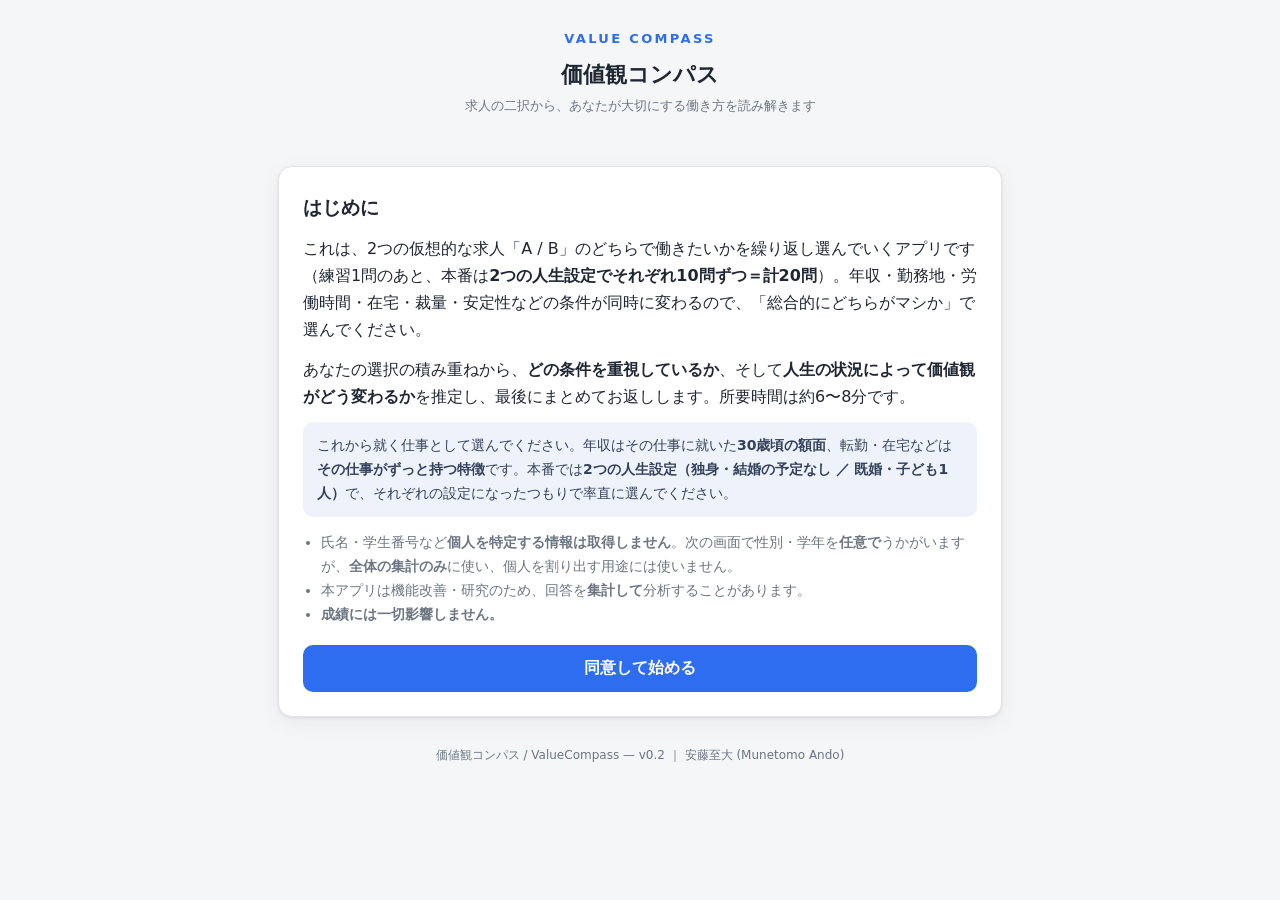
<file: index.html>
<!DOCTYPE html>
<html lang="ja">
<head>
  <meta charset="UTF-8">
  <meta name="viewport" content="width=device-width, initial-scale=1.0">
  <title>価値観コンパス / ValueCompass</title>
  <meta name="author" content="安藤至大 / Munetomo Ando">
  <link rel="stylesheet" href="style.css">
</head>
<body>
  <header class="app-head">
    <div class="logo">VALUE COMPASS</div>
    <h1>価値観コンパス</h1>
    <p class="sub">求人の二択から、あなたが大切にする働き方を読み解きます</p>
  </header>

  <main class="wrap">

    <!-- 1. 導入画面 -->
    <section id="intro" class="screen active">
      <div class="card">
        <h2>はじめに</h2>
        <p>これは、2つの仮想的な求人「A / B」のどちらで働きたいかを繰り返し選んでいくアプリです（練習1問のあと、本番は<strong>2つの人生設定でそれぞれ10問ずつ＝計20問</strong>）。年収・勤務地・労働時間・在宅・裁量・安定性などの条件が同時に変わるので、「総合的にどちらがマシか」で選んでください。</p>
        <p>あなたの選択の積み重ねから、<strong>どの条件を重視しているか</strong>、そして<strong>人生の状況によって価値観がどう変わるか</strong>を推定し、最後にまとめてお返しします。所要時間は約6〜8分です。</p>
        <p class="framing">これから就く仕事として選んでください。年収はその仕事に就いた<strong>30歳頃の額面</strong>、転勤・在宅などは<strong>その仕事がずっと持つ特徴</strong>です。本番では<strong>2つの人生設定（独身・結婚の予定なし ／ 既婚・子ども1人）</strong>で、それぞれの設定になったつもりで率直に選んでください。</p>
        <ul class="consent">
          <li>氏名・学生番号など<strong>個人を特定する情報は取得しません</strong>。次の画面で性別・学年を<strong>任意で</strong>うかがいますが、<strong>全体の集計のみ</strong>に使い、個人を割り出す用途には使いません。</li>
          <li>本アプリは機能改善・研究のため、回答を<strong>集計して</strong>分析することがあります。</li>
          <li><strong>成績には一切影響しません。</strong></li>
        </ul>
        <button id="start-btn" class="primary">同意して始める</button>
      </div>
    </section>

    <!-- 1b. 属性（任意）画面 -->
    <section id="demographics" class="screen">
      <div class="card">
        <h2>はじめに<span class="optional-tag">任意</span></h2>
        <p class="muted">以下は<strong>任意</strong>です。全体の傾向分析（集計）のみに使い、個人を特定する用途には使いません。答えたくない項目は「回答しない」のままで構いません。</p>
        <div class="demo-field">
          <span class="demo-label">性別</span>
          <div class="demo-options" id="demo-gender">
            <label><input type="radio" name="gender" value="男性">男性</label>
            <label><input type="radio" name="gender" value="女性">女性</label>
            <label><input type="radio" name="gender" value="その他">その他</label>
            <label><input type="radio" name="gender" value="回答しない" checked>回答しない</label>
          </div>
        </div>
        <div class="demo-field">
          <label class="demo-label" for="demo-grade">学年</label>
          <select id="demo-grade">
            <option value="">回答しない</option>
            <option value="学部1年">学部1年</option>
            <option value="学部2年">学部2年</option>
            <option value="学部3年">学部3年</option>
            <option value="学部4年">学部4年</option>
            <option value="大学院">大学院</option>
            <option value="その他">その他</option>
          </select>
        </div>
        <button id="demo-next-btn" class="primary">回答を始める →</button>
      </div>
    </section>

    <!-- 2a. シナリオ提示画面（1つ目の人生） -->
    <section id="scenario-intro" class="screen">
      <div class="card">
        <p class="kicker" id="scn-kicker"></p>
        <h2 id="scn-title"></h2>
        <p class="lead" id="scn-desc"></p>
        <button id="scn-begin-btn" class="primary">この人生で答える →</button>
      </div>
    </section>

    <!-- 2b. シナリオ切替画面（2つ目の人生へ） -->
    <section id="scenario-switch" class="screen">
      <div class="card">
        <p class="kicker">ここからは別の人生のあなたで</p>
        <h2 id="switch-title"></h2>
        <p class="lead" id="switch-desc"></p>
        <button id="switch-begin-btn" class="primary">次の人生で答える →</button>
      </div>
    </section>

    <!-- 2-3. 設問画面（練習・本番・支配選択を兼用） -->
    <section id="question" class="screen">
      <div class="progress"><span id="progress-bar-fill"></span></div>
      <div id="q-stage">
        <div id="q-content">
          <div id="q-badge"></div>
          <h2 id="q-title">どちらの求人で働きたいですか？</h2>
          <div id="choices"></div>
          <div id="tradeoff-flash" class="tradeoff-flash" aria-live="polite"></div>
        </div>
      </div>
    </section>

    <!-- 4. 練習→本番への案内画面 -->
    <section id="transition" class="screen">
      <div class="card transition-card">
        <div class="transition-check">✓</div>
        <h2>練習はここまでです</h2>
        <p class="transition-lead">ここからが<strong>本番</strong>です。</p>
        <p>いまの練習と<strong>同じ要領</strong>で、表示される求人 A / B のうち<br>「働きたい」と思うほうを選んでいってください。</p>
        <p class="muted">本番は2つの人生設定で各10問＝全20問（途中に確認用の設問が1問入ります）。深く悩まず、直感で選んでかまいません。</p>
        <button id="begin-main-btn" class="primary">本番を始める</button>
      </div>
    </section>

    <!-- 5. 結果画面 -->
    <section id="result" class="screen">
      <div class="result-note">あなたの選択を読み解きました</div>
      <div class="dots" id="reveal-dots"></div>
      <div class="reveal-stage"><div class="reveal-card turn" id="reveal-card"></div></div>
      <button id="reveal-next" class="primary">次の発見へ →</button>
      <div id="quality-note" class="quality-note">注意チェックの設問で明らかに良い求人が選ばれませんでした。結果は参考程度にご覧ください。</div>
    </section>

    <!-- 6. 確認画面 -->
    <section id="confirm" class="screen">
      <div class="card">
        <h2>結果の確認</h2>
        <form id="confirm-form">
          <label class="field-label">この結果はあなたの実感に合っていますか？</label>
          <div class="likert">
            <label><input type="radio" name="agreement" value="1">1</label>
            <label><input type="radio" name="agreement" value="2">2</label>
            <label><input type="radio" name="agreement" value="3" checked>3</label>
            <label><input type="radio" name="agreement" value="4">4</label>
            <label><input type="radio" name="agreement" value="5">5</label>
          </div>
          <div class="ends muted"><span>全く違う</span><span>とても合う</span></div>

          <label class="field-label" for="free-text">結果を見て気づいたことがあれば（任意）</label>
          <textarea id="free-text" rows="3" placeholder="例：残業を気にしていたんだと気づいた"></textarea>

          <div style="margin-top:18px;">
            <button type="submit" class="primary">回答を送信する</button>
          </div>
        </form>
      </div>
    </section>

    <!-- 7. 送信完了 -->
    <section id="complete" class="screen">
      <div class="card" style="text-align:center;">
        <h2>ありがとうございました</h2>
        <p>ご協力に感謝します。あなたの回答は今後の改善に役立てられます。</p>
        <p id="complete-note" class="muted"></p>
      </div>
    </section>

    <footer class="app-foot">
      価値観コンパス / ValueCompass — v0.2 ｜ 安藤至大 (Munetomo Ando)
    </footer>
  </main>

  <script src="estimate.js"></script>
  <script src="radar.js"></script>
  <script src="sequence.js"></script>
  <script src="app.js"></script>
</body>
</html>
</file>
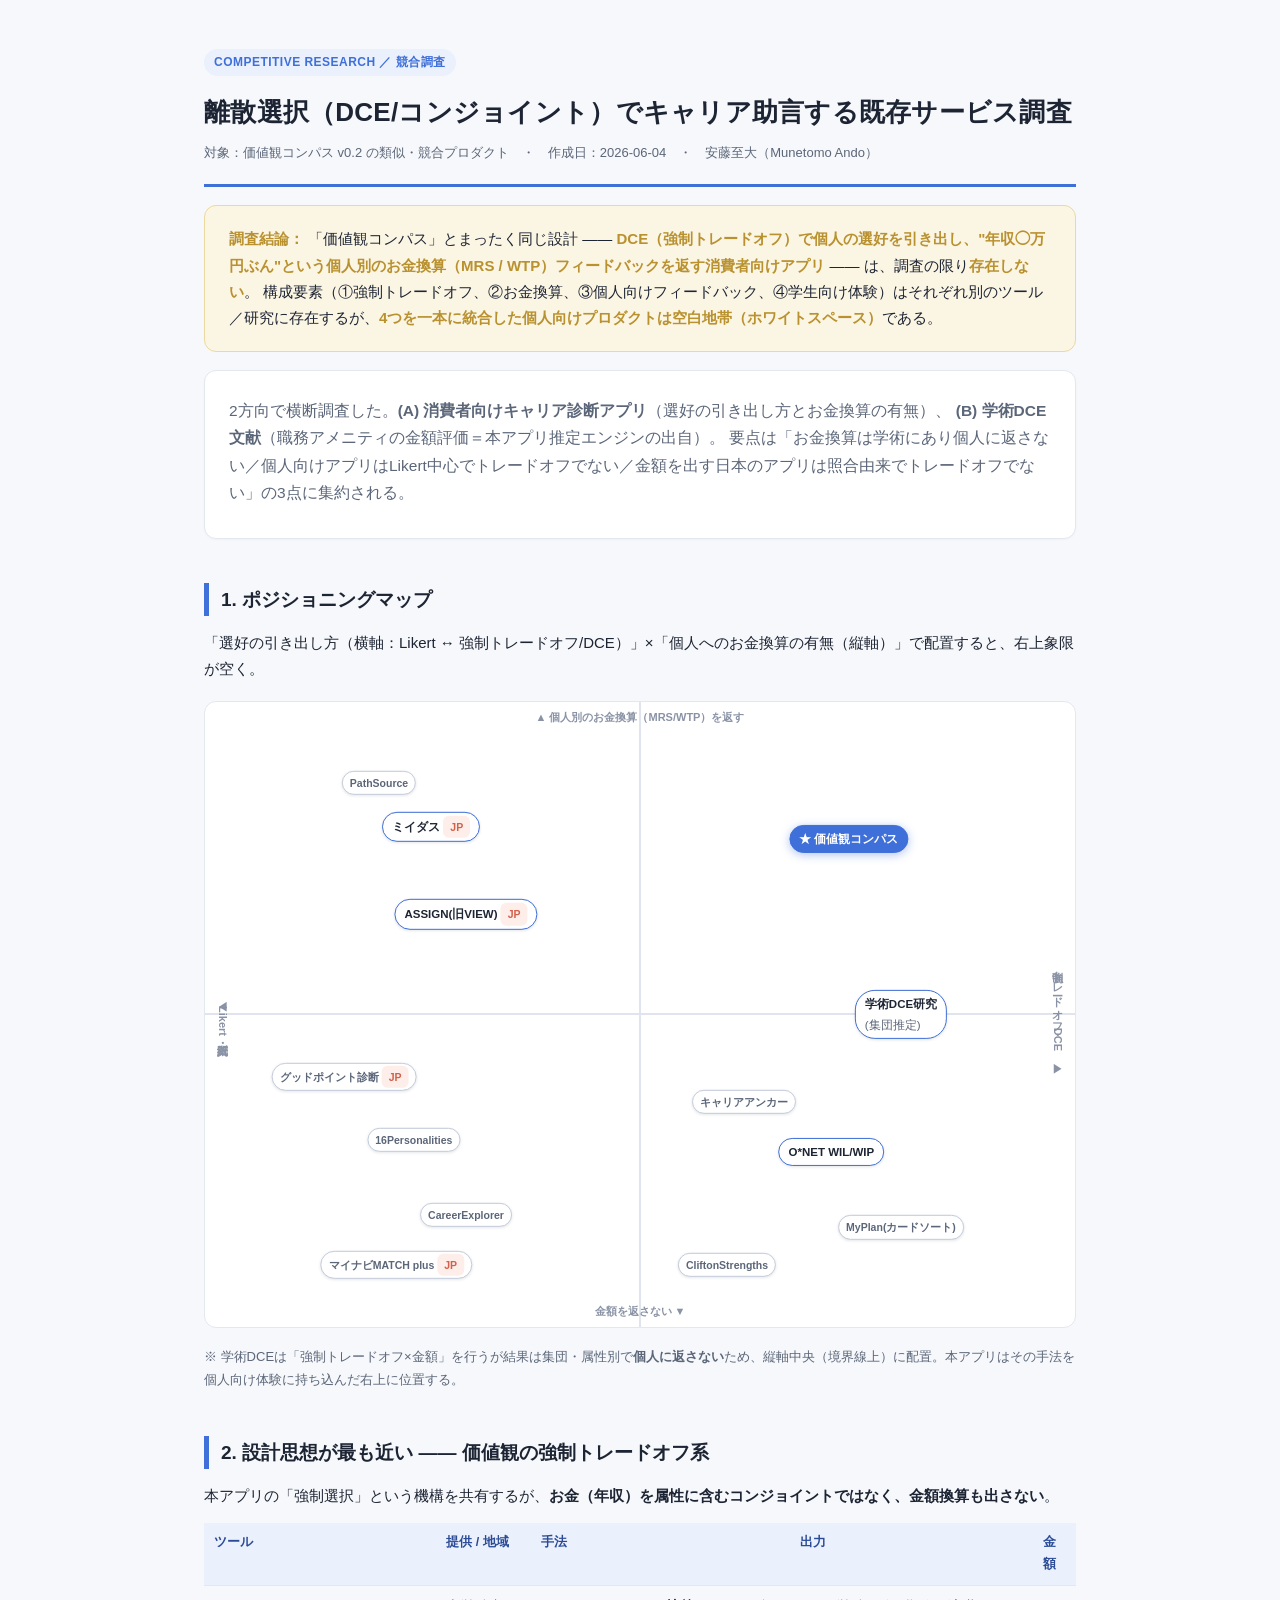
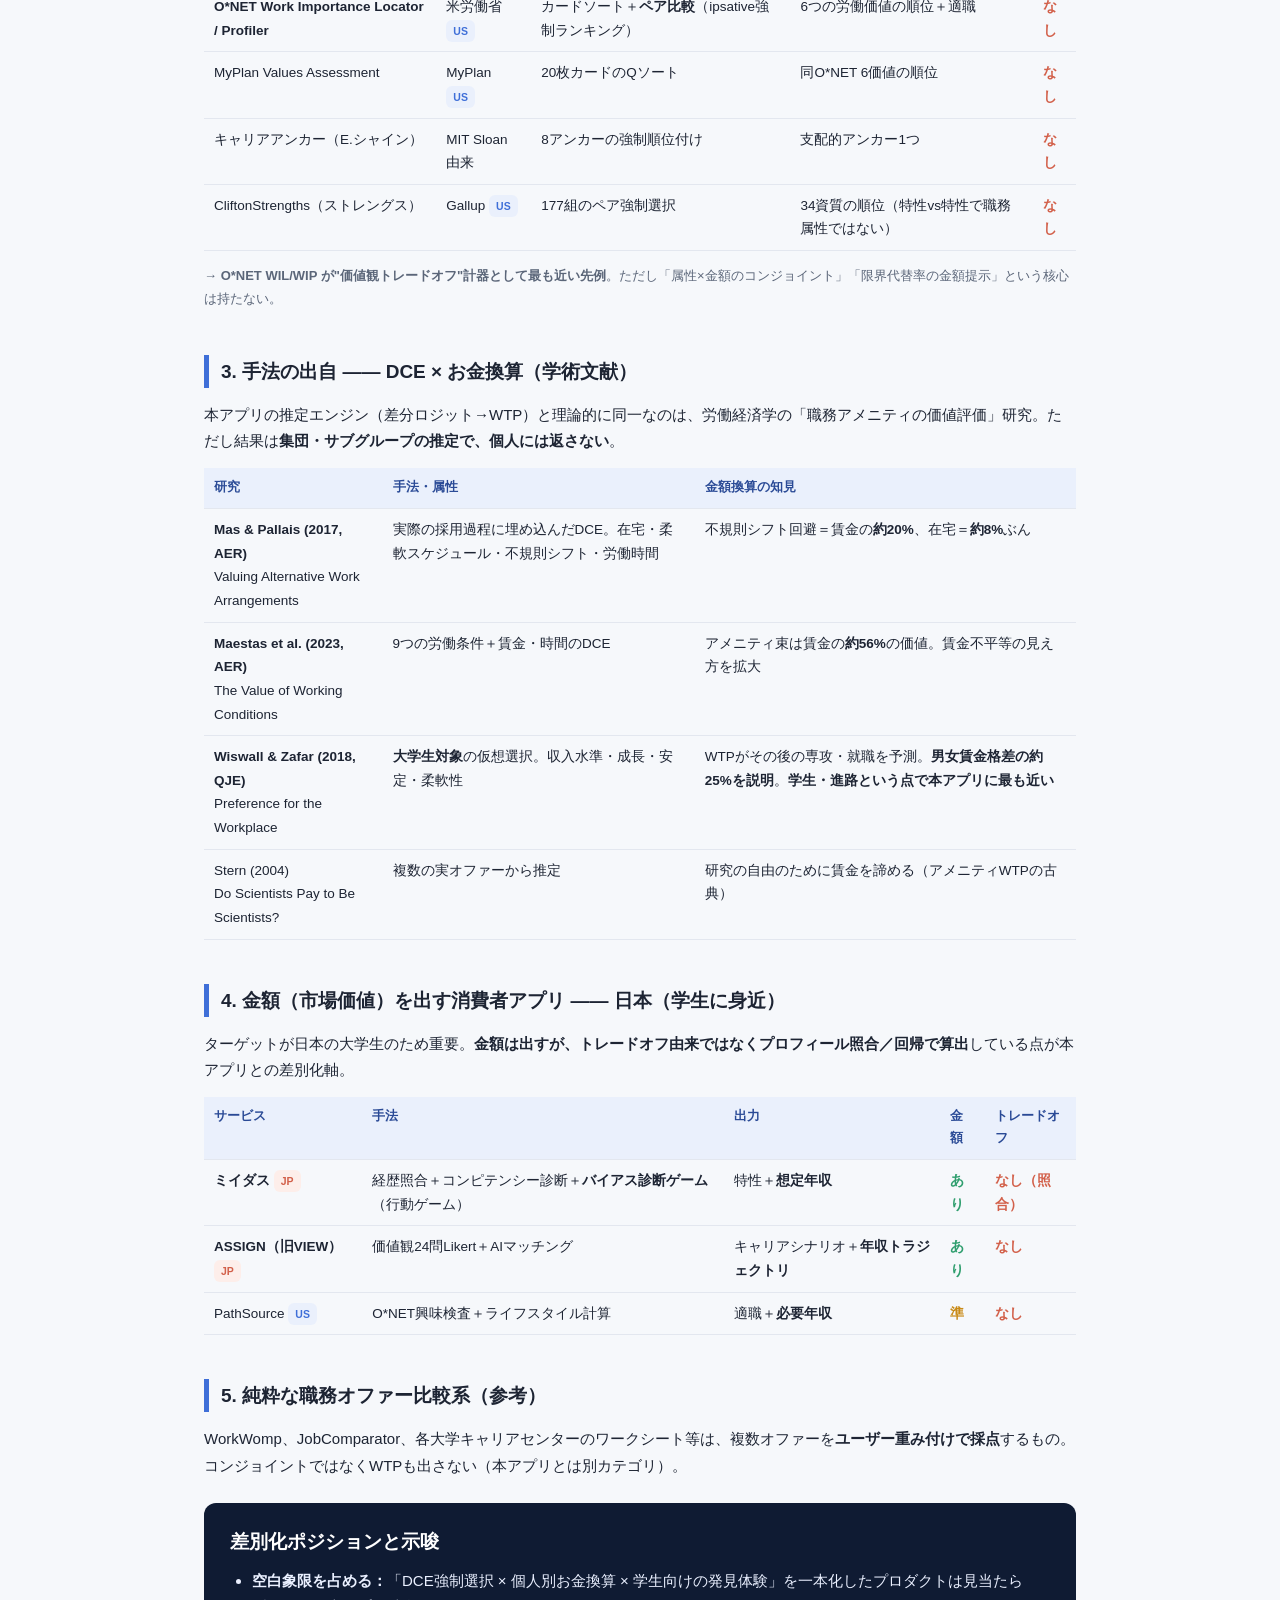
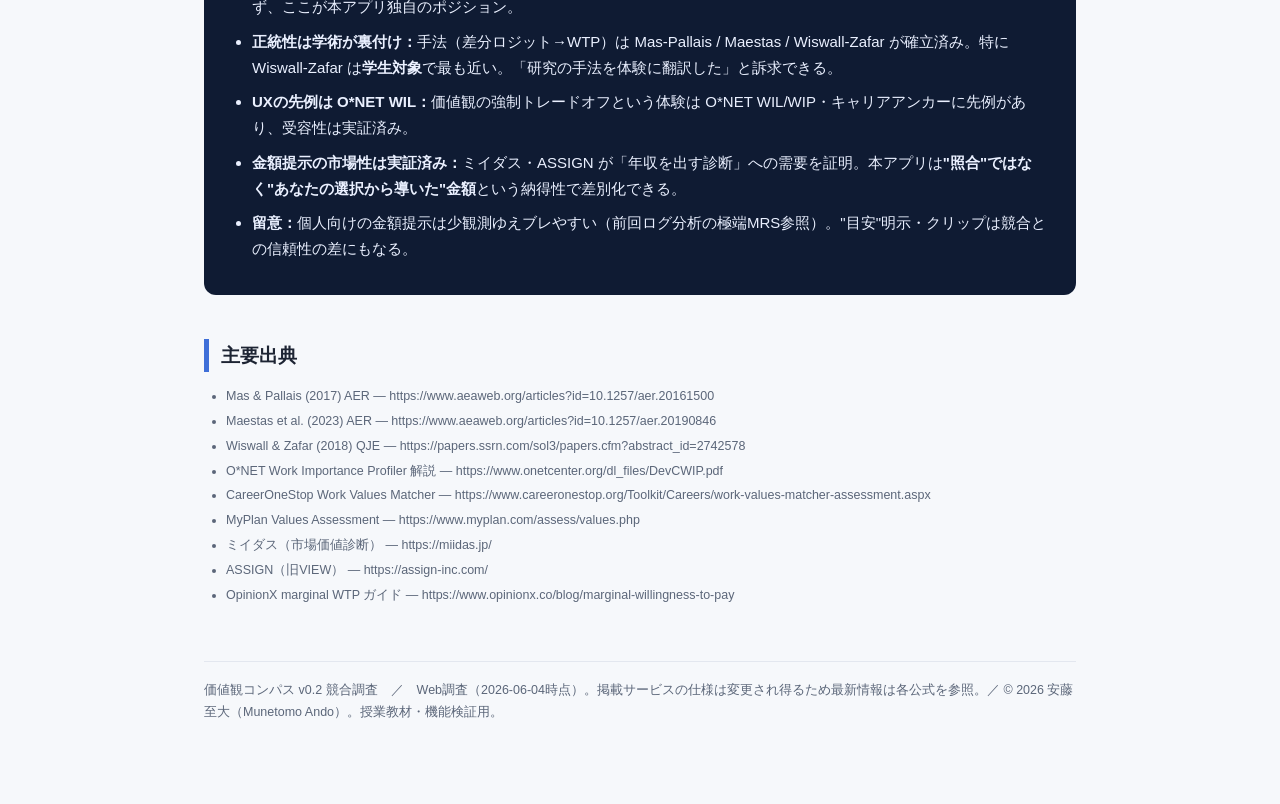
<file: 20260604キャリアDCEサービス競合調査.html>
<!DOCTYPE html>
<html lang="ja">
<head>
<meta charset="UTF-8">
<meta name="viewport" content="width=device-width, initial-scale=1.0">
<title>離散選択によるキャリア助言サービス 競合調査</title>
<style>
  :root{
    --ink:#1d2433; --sub:#5b6679; --line:#e3e7ef; --bg:#f6f8fb;
    --card:#ffffff; --accent:#3f6fd8; --accent-weak:#eaf0fc;
    --pos:#2f9e6e; --neg:#d2604a; --warn:#c98a16; --warn-bg:#fdf6e6;
    --gold:#b9912f; --gold-bg:#fbf5e4;
  }
  *{box-sizing:border-box}
  body{margin:0; background:var(--bg); color:var(--ink);
    font-family:-apple-system,"Hiragino Kaku Gothic ProN","Yu Gothic",Meiryo,sans-serif;
    line-height:1.75; font-size:15px;}
  .wrap{max-width:920px; margin:0 auto; padding:48px 24px 80px;}
  header.head{border-bottom:3px solid var(--accent); padding-bottom:20px;}
  .tag{display:inline-block; background:var(--accent-weak); color:var(--accent);
    font-size:12px; font-weight:700; padding:3px 10px; border-radius:20px; letter-spacing:.04em;}
  h1{font-size:26px; margin:14px 0 6px; letter-spacing:.01em;}
  .meta{color:var(--sub); font-size:13px;}
  h2{font-size:19px; margin:44px 0 14px; padding-left:12px; border-left:5px solid var(--accent);}
  h3{font-size:15.5px; margin:24px 0 6px;}
  p{margin:10px 0;}
  a{color:var(--accent); text-decoration:none;} a:hover{text-decoration:underline;}
  code{background:#eef1f6; padding:1px 6px; border-radius:5px; font-size:13px;}
  .card{background:var(--card); border:1px solid var(--line); border-radius:12px;
    padding:22px 24px; margin:16px 0; box-shadow:0 1px 2px rgba(20,30,60,.03);}
  .lead{font-size:15.5px; color:var(--sub);}
  .verdict{background:var(--gold-bg); border:1px solid #ecd9a0; border-radius:12px; padding:20px 24px; margin:18px 0;}
  .verdict b{color:var(--gold);}
  table{width:100%; border-collapse:collapse; margin:14px 0; font-size:13.5px;}
  th,td{padding:9px 10px; text-align:left; border-bottom:1px solid var(--line); vertical-align:top;}
  th{background:var(--accent-weak); color:#2a4a96; font-weight:700; font-size:12.5px;}
  tr:hover td{background:#fafbfe;}
  .yes{color:var(--pos); font-weight:700;} .no{color:var(--neg); font-weight:700;}
  .partial{color:var(--warn); font-weight:700;}
  .muted{color:var(--sub);}
  ul{margin:10px 0; padding-left:22px;} li{margin:6px 0;}
  /* positioning map */
  .map{position:relative; background:var(--card); border:1px solid var(--line); border-radius:12px;
    padding:0; margin:18px 0; aspect-ratio:1/.72; min-height:360px; overflow:hidden;}
  .quad{position:absolute; width:50%; height:50%; padding:14px 16px; font-size:12px; color:var(--sub);}
  .q1{top:0; left:0;} .q2{top:0; right:0; text-align:right;}
  .q3{bottom:0; left:0;} .q4{bottom:0; right:0; text-align:right;}
  .axis-v{position:absolute; left:50%; top:0; bottom:0; width:2px; background:#dfe4ee; transform:translateX(-50%);}
  .axis-h{position:absolute; top:50%; left:0; right:0; height:2px; background:#dfe4ee; transform:translateY(-50%);}
  .axlab{position:absolute; font-size:11px; font-weight:700; color:#8a93a6;}
  .axlab.top{top:6px; left:50%; transform:translateX(-50%);}
  .axlab.bottom{bottom:6px; left:50%; transform:translateX(-50%);}
  .axlab.left{left:8px; top:50%; transform:translateY(-50%) rotate(0deg); writing-mode:vertical-rl;}
  .axlab.right{right:8px; top:50%; transform:translateY(-50%); writing-mode:vertical-rl;}
  .dot{position:absolute; transform:translate(-50%,-50%); font-size:11.5px; font-weight:600;
    background:#fff; border:1.5px solid var(--accent); color:var(--ink);
    padding:3px 9px; border-radius:20px; white-space:nowrap; box-shadow:0 1px 3px rgba(20,30,60,.12);}
  .dot.star{background:var(--accent); color:#fff; border-color:var(--accent); font-weight:800;
    box-shadow:0 2px 10px rgba(63,111,216,.4); z-index:5;}
  .dot.sm{font-size:10.5px; padding:2px 7px; color:var(--sub); border-color:#c4ccda;}
  .note{background:var(--warn-bg); border:1px solid #f0dca6; border-radius:10px; padding:14px 18px; margin:16px 0;}
  .note b{color:var(--warn);}
  .takeaway{background:#0f1b33; color:#eaf0ff; border-radius:12px; padding:22px 26px; margin:24px 0;}
  .takeaway h2{border:0; color:#fff; margin:0 0 10px; padding:0;}
  .takeaway li{margin:8px 0;} .takeaway a{color:#9cc1ff;}
  .src{font-size:12.5px; color:var(--sub);}
  .src li{margin:3px 0; word-break:break-all;}
  footer{margin-top:54px; padding-top:18px; border-top:1px solid var(--line); color:var(--sub); font-size:12.5px;}
  .pill{display:inline-block; font-size:10.5px; font-weight:700; padding:2px 7px; border-radius:6px;}
  .pill.jp{background:#fdeeea; color:var(--neg);} .pill.us{background:#eaf0fc; color:var(--accent);}
  @media(max-width:640px){.map{aspect-ratio:auto; height:420px;} .dot{font-size:10px;}}
</style>
</head>
<body>
<div class="wrap">

<header class="head">
  <span class="tag">COMPETITIVE RESEARCH ／ 競合調査</span>
  <h1>離散選択（DCE/コンジョイント）でキャリア助言する既存サービス調査</h1>
  <div class="meta">対象：価値観コンパス v0.2 の類似・競合プロダクト　・　作成日：2026-06-04　・　安藤至大（Munetomo Ando）</div>
</header>

<div class="verdict">
  <p style="margin:0;"><b>調査結論：</b>
  「価値観コンパス」とまったく同じ設計 ―― <b>DCE（強制トレードオフ）で個人の選好を引き出し、"年収◯万円ぶん"という個人別のお金換算（MRS / WTP）フィードバックを返す消費者向けアプリ</b> ―― は、調査の限り<b>存在しない</b>。
  構成要素（①強制トレードオフ、②お金換算、③個人向けフィードバック、④学生向け体験）はそれぞれ別のツール／研究に存在するが、<b>4つを一本に統合した個人向けプロダクトは空白地帯（ホワイトスペース）</b>である。</p>
</div>

<div class="card">
  <p class="lead" style="margin-top:4px;">
    2方向で横断調査した。<strong>(A) 消費者向けキャリア診断アプリ</strong>（選好の引き出し方とお金換算の有無）、
    <strong>(B) 学術DCE文献</strong>（職務アメニティの金額評価＝本アプリ推定エンジンの出自）。
    要点は「お金換算は学術にあり個人に返さない／個人向けアプリはLikert中心でトレードオフでない／金額を出す日本のアプリは照合由来でトレードオフでない」の3点に集約される。
  </p>
</div>

<h2>1. ポジショニングマップ</h2>
<p>「選好の引き出し方（横軸：Likert ↔ 強制トレードオフ/DCE）」×「個人へのお金換算の有無（縦軸）」で配置すると、右上象限が空く。</p>
<div class="map">
  <div class="axis-v"></div><div class="axis-h"></div>
  <span class="axlab top">▲ 個人別のお金換算（MRS/WTP）を返す</span>
  <span class="axlab bottom">金額を返さない ▼</span>
  <span class="axlab left">◀ Likert・質問紙</span>
  <span class="axlab right">強制トレードオフ・DCE ▶</span>
  <div class="quad q1"></div><div class="quad q2"></div><div class="quad q3"></div><div class="quad q4"></div>
  <!-- 右上：空白 + 本アプリ -->
  <div class="dot star" style="top:22%; left:74%;">★ 価値観コンパス</div>
  <!-- 左上：金額あり×照合/Likert -->
  <div class="dot" style="top:20%; left:26%;">ミイダス <span class="pill jp">JP</span></div>
  <div class="dot" style="top:34%; left:30%;">ASSIGN(旧VIEW) <span class="pill jp">JP</span></div>
  <div class="dot sm" style="top:13%; left:20%;">PathSource</div>
  <!-- 右上やや下：学術DCE（個人には返さない＝境界線上） -->
  <div class="dot" style="top:50%; left:80%;">学術DCE研究<br><span class="muted" style="font-weight:400">(集団推定)</span></div>
  <!-- 右下：強制トレードオフ×金額なし -->
  <div class="dot" style="top:72%; left:72%;">O*NET WIL/WIP</div>
  <div class="dot sm" style="top:84%; left:80%;">MyPlan(カードソート)</div>
  <div class="dot sm" style="top:64%; left:62%;">キャリアアンカー</div>
  <div class="dot sm" style="top:90%; left:60%;">CliftonStrengths</div>
  <!-- 左下：Likert×金額なし -->
  <div class="dot sm" style="top:70%; left:24%;">16Personalities</div>
  <div class="dot sm" style="top:82%; left:30%;">CareerExplorer</div>
  <div class="dot sm" style="top:60%; left:16%;">グッドポイント診断 <span class="pill jp">JP</span></div>
  <div class="dot sm" style="top:90%; left:22%;">マイナビMATCH plus <span class="pill jp">JP</span></div>
</div>
<p class="muted" style="font-size:13px;">
  ※ 学術DCEは「強制トレードオフ×金額」を行うが結果は集団・属性別で<strong>個人に返さない</strong>ため、縦軸中央（境界線上）に配置。本アプリはその手法を個人向け体験に持ち込んだ右上に位置する。
</p>

<h2>2. 設計思想が最も近い ―― 価値観の強制トレードオフ系</h2>
<p>本アプリの「強制選択」という機構を共有するが、<strong>お金（年収）を属性に含むコンジョイントではなく、金額換算も出さない</strong>。</p>
<table>
  <thead><tr><th>ツール</th><th>提供 / 地域</th><th>手法</th><th>出力</th><th>金額</th></tr></thead>
  <tbody>
    <tr><td><b>O*NET Work Importance Locator / Profiler</b></td><td>米労働省 <span class="pill us">US</span></td><td>カードソート＋<b>ペア比較</b>（ipsative強制ランキング）</td><td>6つの労働価値の順位＋適職</td><td class="no">なし</td></tr>
    <tr><td>MyPlan Values Assessment</td><td>MyPlan <span class="pill us">US</span></td><td>20枚カードのQソート</td><td>同O*NET 6価値の順位</td><td class="no">なし</td></tr>
    <tr><td>キャリアアンカー（E.シャイン）</td><td>MIT Sloan由来</td><td>8アンカーの強制順位付け</td><td>支配的アンカー1つ</td><td class="no">なし</td></tr>
    <tr><td>CliftonStrengths（ストレングス）</td><td>Gallup <span class="pill us">US</span></td><td>177組のペア強制選択</td><td>34資質の順位（特性vs特性で職務属性ではない）</td><td class="no">なし</td></tr>
  </tbody>
</table>
<p class="muted" style="font-size:13px;">→ <b>O*NET WIL/WIP が"価値観トレードオフ"計器として最も近い先例</b>。ただし「属性×金額のコンジョイント」「限界代替率の金額提示」という核心は持たない。</p>

<h2>3. 手法の出自 ―― DCE × お金換算（学術文献）</h2>
<p>本アプリの推定エンジン（差分ロジット→WTP）と理論的に同一なのは、労働経済学の「職務アメニティの価値評価」研究。ただし結果は<strong>集団・サブグループの推定で、個人には返さない</strong>。</p>
<table>
  <thead><tr><th>研究</th><th>手法・属性</th><th>金額換算の知見</th></tr></thead>
  <tbody>
    <tr><td><b>Mas &amp; Pallais (2017, AER)</b><br>Valuing Alternative Work Arrangements</td><td>実際の採用過程に埋め込んだDCE。在宅・柔軟スケジュール・不規則シフト・労働時間</td><td>不規則シフト回避＝賃金の<b>約20%</b>、在宅＝<b>約8%</b>ぶん</td></tr>
    <tr><td><b>Maestas et al. (2023, AER)</b><br>The Value of Working Conditions</td><td>9つの労働条件＋賃金・時間のDCE</td><td>アメニティ束は賃金の<b>約56%</b>の価値。賃金不平等の見え方を拡大</td></tr>
    <tr><td><b>Wiswall &amp; Zafar (2018, QJE)</b><br>Preference for the Workplace</td><td><b>大学生対象</b>の仮想選択。収入水準・成長・安定・柔軟性</td><td>WTPがその後の専攻・就職を予測。<b>男女賃金格差の約25%を説明</b>。<b>学生・進路という点で本アプリに最も近い</b></td></tr>
    <tr><td>Stern (2004)<br>Do Scientists Pay to Be Scientists?</td><td>複数の実オファーから推定</td><td>研究の自由のために賃金を諦める（アメニティWTPの古典）</td></tr>
  </tbody>
</table>

<h2>4. 金額（市場価値）を出す消費者アプリ ―― 日本（学生に身近）</h2>
<p>ターゲットが日本の大学生のため重要。<strong>金額は出すが、トレードオフ由来ではなくプロフィール照合／回帰で算出</strong>している点が本アプリとの差別化軸。</p>
<table>
  <thead><tr><th>サービス</th><th>手法</th><th>出力</th><th>金額</th><th>トレードオフ</th></tr></thead>
  <tbody>
    <tr><td><b>ミイダス</b> <span class="pill jp">JP</span></td><td>経歴照合＋コンピテンシー診断＋<b>バイアス診断ゲーム</b>（行動ゲーム）</td><td>特性＋<b>想定年収</b></td><td class="yes">あり</td><td class="no">なし（照合）</td></tr>
    <tr><td><b>ASSIGN（旧VIEW）</b> <span class="pill jp">JP</span></td><td>価値観24問Likert＋AIマッチング</td><td>キャリアシナリオ＋<b>年収トラジェクトリ</b></td><td class="yes">あり</td><td class="no">なし</td></tr>
    <tr><td>PathSource <span class="pill us">US</span></td><td>O*NET興味検査＋ライフスタイル計算</td><td>適職＋<b>必要年収</b></td><td class="partial">準</td><td class="no">なし</td></tr>
  </tbody>
</table>

<h2>5. 純粋な職務オファー比較系（参考）</h2>
<p>WorkWomp、JobComparator、各大学キャリアセンターのワークシート等は、複数オファーを<strong>ユーザー重み付けで採点</strong>するもの。コンジョイントではなくWTPも出さない（本アプリとは別カテゴリ）。</p>

<div class="takeaway">
  <h2>差別化ポジションと示唆</h2>
  <ul>
    <li><b>空白象限を占める：</b>「DCE強制選択 × 個人別お金換算 × 学生向けの発見体験」を一本化したプロダクトは見当たらず、ここが本アプリ独自のポジション。</li>
    <li><b>正統性は学術が裏付け：</b>手法（差分ロジット→WTP）は Mas-Pallais / Maestas / Wiswall-Zafar が確立済み。特に Wiswall-Zafar は<b>学生対象</b>で最も近い。「研究の手法を体験に翻訳した」と訴求できる。</li>
    <li><b>UXの先例は O*NET WIL：</b>価値観の強制トレードオフという体験は O*NET WIL/WIP・キャリアアンカーに先例があり、受容性は実証済み。</li>
    <li><b>金額提示の市場性は実証済み：</b>ミイダス・ASSIGN が「年収を出す診断」への需要を証明。本アプリは<b>"照合"ではなく"あなたの選択から導いた"金額</b>という納得性で差別化できる。</li>
    <li><b>留意：</b>個人向けの金額提示は少観測ゆえブレやすい（前回ログ分析の極端MRS参照）。"目安"明示・クリップは競合との信頼性の差にもなる。</li>
  </ul>
</div>

<h2>主要出典</h2>
<ul class="src">
  <li>Mas &amp; Pallais (2017) AER — https://www.aeaweb.org/articles?id=10.1257/aer.20161500</li>
  <li>Maestas et al. (2023) AER — https://www.aeaweb.org/articles?id=10.1257/aer.20190846</li>
  <li>Wiswall &amp; Zafar (2018) QJE — https://papers.ssrn.com/sol3/papers.cfm?abstract_id=2742578</li>
  <li>O*NET Work Importance Profiler 解説 — https://www.onetcenter.org/dl_files/DevCWIP.pdf</li>
  <li>CareerOneStop Work Values Matcher — https://www.careeronestop.org/Toolkit/Careers/work-values-matcher-assessment.aspx</li>
  <li>MyPlan Values Assessment — https://www.myplan.com/assess/values.php</li>
  <li>ミイダス（市場価値診断） — https://miidas.jp/</li>
  <li>ASSIGN（旧VIEW） — https://assign-inc.com/</li>
  <li>OpinionX marginal WTP ガイド — https://www.opinionx.co/blog/marginal-willingness-to-pay</li>
</ul>

<footer>
  価値観コンパス v0.2 競合調査　／　Web調査（2026-06-04時点）。掲載サービスの仕様は変更され得るため最新情報は各公式を参照。／
  © 2026 安藤至大（Munetomo Ando）。授業教材・機能検証用。
</footer>

</div>
</body>
</html>
</file>
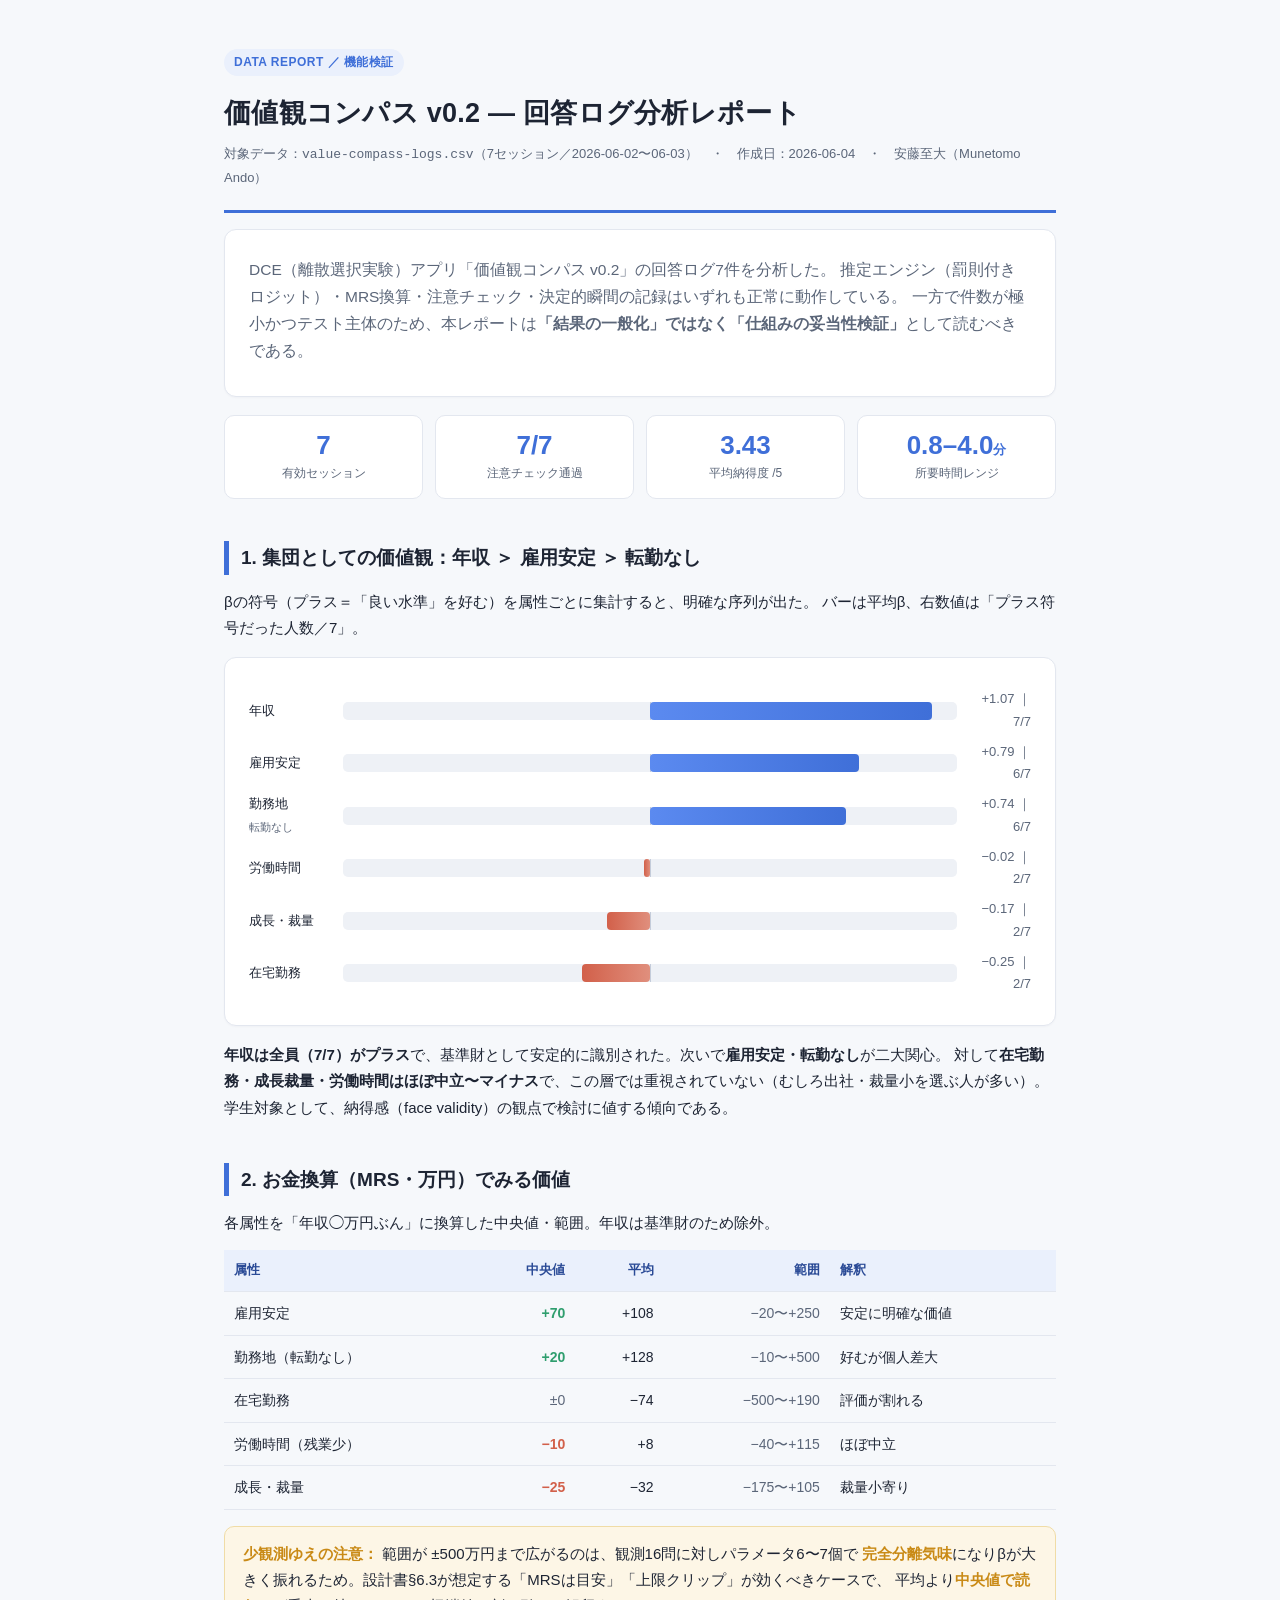
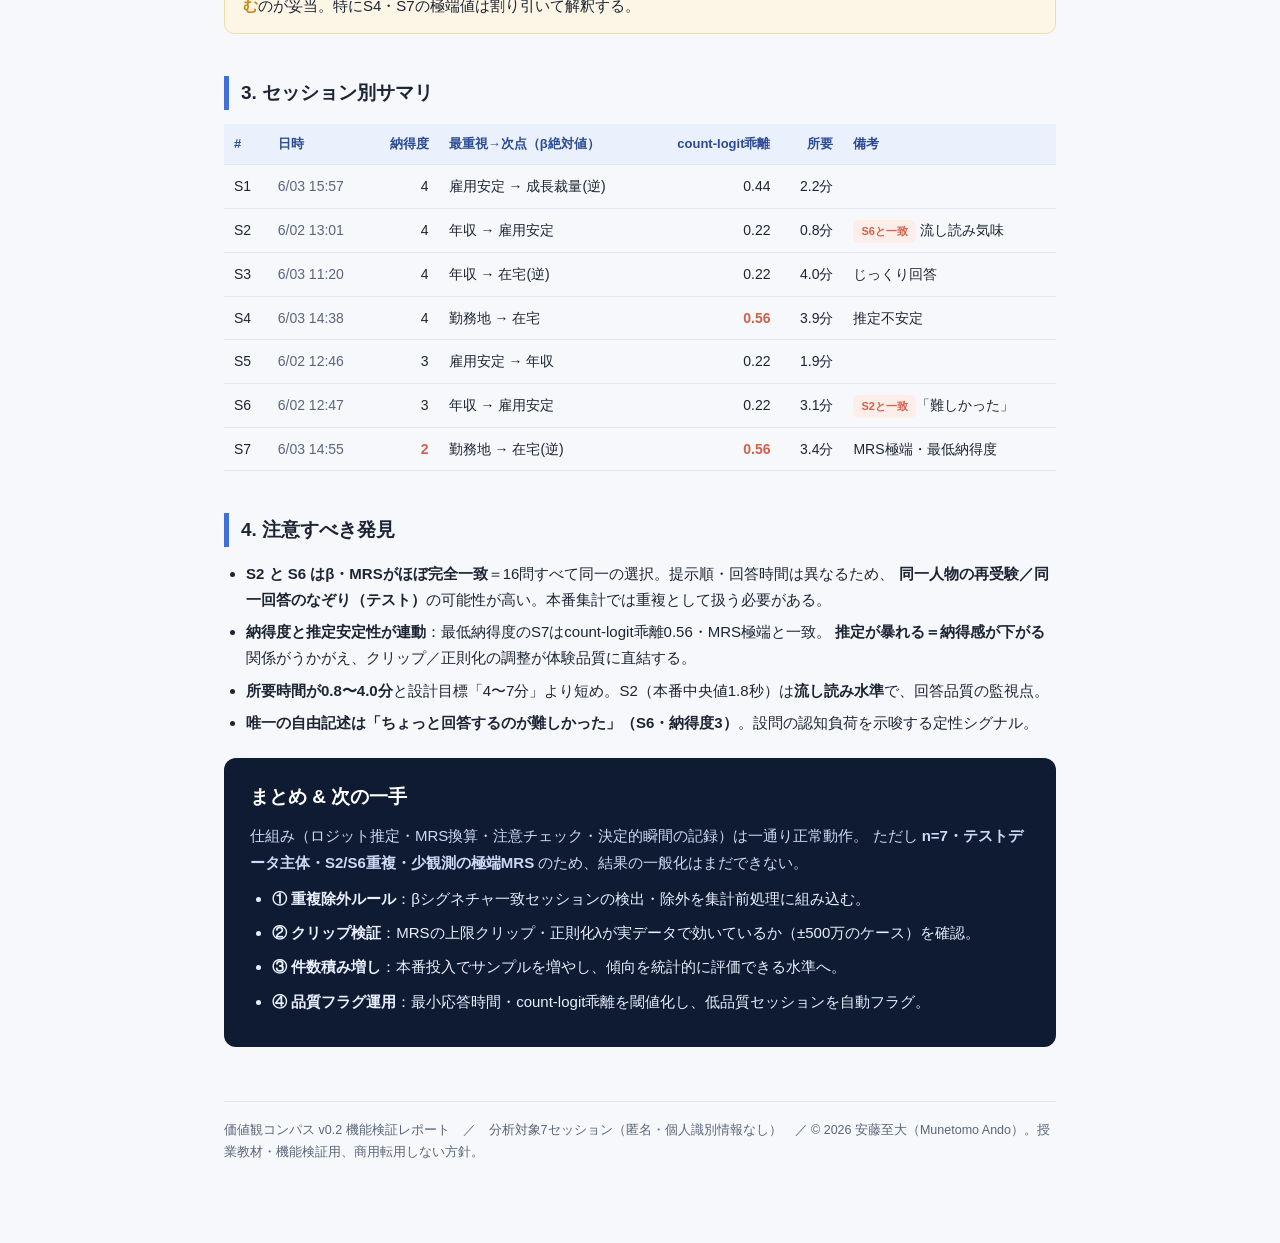
<file: 20260604価値観コンパス_ログ分析レポート.html>
<!DOCTYPE html>
<html lang="ja">
<head>
<meta charset="UTF-8">
<meta name="viewport" content="width=device-width, initial-scale=1.0">
<title>価値観コンパス v0.2 ― ログ分析レポート</title>
<style>
  :root{
    --ink:#1d2433; --sub:#5b6679; --line:#e3e7ef; --bg:#f6f8fb;
    --card:#ffffff; --accent:#3f6fd8; --accent-weak:#eaf0fc;
    --pos:#2f9e6e; --neg:#d2604a; --warn:#c98a16; --warn-bg:#fdf6e6;
  }
  *{box-sizing:border-box}
  body{
    margin:0; background:var(--bg); color:var(--ink);
    font-family:-apple-system,"Hiragino Kaku Gothic ProN","Yu Gothic",Meiryo,sans-serif;
    line-height:1.75; font-size:15px;
  }
  .wrap{max-width:880px; margin:0 auto; padding:48px 24px 80px;}
  header.head{border-bottom:3px solid var(--accent); padding-bottom:20px; margin-bottom:8px;}
  .tag{display:inline-block; background:var(--accent-weak); color:var(--accent);
    font-size:12px; font-weight:700; padding:3px 10px; border-radius:20px; letter-spacing:.04em;}
  h1{font-size:27px; margin:14px 0 6px; letter-spacing:.01em;}
  .meta{color:var(--sub); font-size:13px;}
  h2{font-size:19px; margin:42px 0 14px; padding-left:12px; border-left:5px solid var(--accent);}
  h3{font-size:15px; margin:26px 0 8px; color:var(--ink);}
  p{margin:10px 0;}
  .card{background:var(--card); border:1px solid var(--line); border-radius:12px;
    padding:22px 24px; margin:16px 0; box-shadow:0 1px 2px rgba(20,30,60,.03);}
  .lead{font-size:15.5px; color:var(--sub);}
  .kpis{display:grid; grid-template-columns:repeat(4,1fr); gap:12px; margin:18px 0;}
  .kpi{background:var(--card); border:1px solid var(--line); border-radius:10px; padding:14px 12px; text-align:center;}
  .kpi .n{font-size:26px; font-weight:800; color:var(--accent); line-height:1.2;}
  .kpi .l{font-size:12px; color:var(--sub); margin-top:2px;}
  table{width:100%; border-collapse:collapse; margin:14px 0; font-size:14px;}
  th,td{padding:9px 10px; text-align:left; border-bottom:1px solid var(--line);}
  th{background:var(--accent-weak); color:#2a4a96; font-weight:700; font-size:13px;}
  td.num,th.num{text-align:right; font-variant-numeric:tabular-nums;}
  tr:hover td{background:#fafbfe;}
  .pos{color:var(--pos); font-weight:700;}
  .neg{color:var(--neg); font-weight:700;}
  .muted{color:var(--sub);}
  /* bar chart */
  .bars{margin:8px 0 4px;}
  .bar-row{display:grid; grid-template-columns:84px 1fr 64px; align-items:center; gap:10px; margin:7px 0;}
  .bar-row .lab{font-size:13px; color:var(--ink);}
  .track{position:relative; height:18px; background:#eef1f6; border-radius:5px; overflow:hidden;}
  .mid{position:absolute; left:50%; top:0; bottom:0; width:1px; background:#c4ccda;}
  .fill{position:absolute; top:0; bottom:0; border-radius:4px;}
  .fill.p{background:linear-gradient(90deg,#5b8af0,#3f6fd8); left:50%;}
  .fill.n{background:linear-gradient(90deg,#d2604a,#e08f7d); right:50%;}
  .bv{font-size:13px; text-align:right; font-variant-numeric:tabular-nums; color:var(--sub);}
  .note{background:var(--warn-bg); border:1px solid #f0dca6; border-radius:10px; padding:14px 18px; margin:16px 0;}
  .note b{color:var(--warn);}
  ul{margin:10px 0; padding-left:22px;} li{margin:6px 0;}
  .takeaway{background:#0f1b33; color:#eaf0ff; border-radius:12px; padding:22px 26px; margin:22px 0;}
  .takeaway h2{border:0; color:#fff; margin:0 0 10px; padding:0;}
  .takeaway li{margin:8px 0;}
  .takeaway a{color:#9cc1ff;}
  footer{margin-top:54px; padding-top:18px; border-top:1px solid var(--line); color:var(--sub); font-size:12.5px;}
  .pill{display:inline-block; font-size:11px; font-weight:700; padding:2px 8px; border-radius:6px;}
  .pill.ok{background:#e7f6ee; color:var(--pos);} .pill.dup{background:#fdeeea; color:var(--neg);}
  @media(max-width:620px){.kpis{grid-template-columns:repeat(2,1fr);} .bar-row{grid-template-columns:70px 1fr 52px;}}
</style>
</head>
<body>
<div class="wrap">

<header class="head">
  <span class="tag">DATA REPORT ／ 機能検証</span>
  <h1>価値観コンパス v0.2 ― 回答ログ分析レポート</h1>
  <div class="meta">対象データ：<code>value-compass-logs.csv</code>（7セッション／2026-06-02〜06-03）　・　作成日：2026-06-04　・　安藤至大（Munetomo Ando）</div>
</header>

<div class="card">
  <p class="lead" style="margin-top:4px;">
    DCE（離散選択実験）アプリ「価値観コンパス v0.2」の回答ログ7件を分析した。
    推定エンジン（罰則付きロジット）・MRS換算・注意チェック・決定的瞬間の記録はいずれも正常に動作している。
    一方で件数が極小かつテスト主体のため、本レポートは<strong>「結果の一般化」ではなく「仕組みの妥当性検証」</strong>として読むべきである。
  </p>
</div>

<div class="kpis">
  <div class="kpi"><div class="n">7</div><div class="l">有効セッション</div></div>
  <div class="kpi"><div class="n">7/7</div><div class="l">注意チェック通過</div></div>
  <div class="kpi"><div class="n">3.43</div><div class="l">平均納得度 /5</div></div>
  <div class="kpi"><div class="n">0.8–4.0<span style="font-size:13px">分</span></div><div class="l">所要時間レンジ</div></div>
</div>

<h2>1. 集団としての価値観：年収 ＞ 雇用安定 ＞ 転勤なし</h2>
<p>
  βの符号（プラス＝「良い水準」を好む）を属性ごとに集計すると、明確な序列が出た。
  バーは平均β、右数値は「プラス符号だった人数／7」。
</p>
<div class="card">
  <div class="bars">
    <!-- 値はスケール: 1.10 を半幅95%に対応 (px換算 約86%/単位) -->
    <div class="bar-row"><span class="lab">年収</span>
      <div class="track"><span class="mid"></span><span class="fill p" style="width:46%"></span></div>
      <span class="bv">+1.07 ｜ 7/7</span></div>
    <div class="bar-row"><span class="lab">雇用安定</span>
      <div class="track"><span class="mid"></span><span class="fill p" style="width:34%"></span></div>
      <span class="bv">+0.79 ｜ 6/7</span></div>
    <div class="bar-row"><span class="lab">勤務地<br><span class="muted" style="font-size:11px">転勤なし</span></span>
      <div class="track"><span class="mid"></span><span class="fill p" style="width:32%"></span></div>
      <span class="bv">+0.74 ｜ 6/7</span></div>
    <div class="bar-row"><span class="lab">労働時間</span>
      <div class="track"><span class="mid"></span><span class="fill n" style="width:1%"></span></div>
      <span class="bv">−0.02 ｜ 2/7</span></div>
    <div class="bar-row"><span class="lab">成長・裁量</span>
      <div class="track"><span class="mid"></span><span class="fill n" style="width:7%"></span></div>
      <span class="bv">−0.17 ｜ 2/7</span></div>
    <div class="bar-row"><span class="lab">在宅勤務</span>
      <div class="track"><span class="mid"></span><span class="fill n" style="width:11%"></span></div>
      <span class="bv">−0.25 ｜ 2/7</span></div>
  </div>
</div>
<p>
  <strong>年収は全員（7/7）がプラス</strong>で、基準財として安定的に識別された。次いで<strong>雇用安定・転勤なし</strong>が二大関心。
  対して<strong>在宅勤務・成長裁量・労働時間はほぼ中立〜マイナス</strong>で、この層では重視されていない（むしろ出社・裁量小を選ぶ人が多い）。
  学生対象として、納得感（face validity）の観点で検討に値する傾向である。
</p>

<h2>2. お金換算（MRS・万円）でみる価値</h2>
<p>各属性を「年収◯万円ぶん」に換算した中央値・範囲。年収は基準財のため除外。</p>
<table>
  <thead><tr><th>属性</th><th class="num">中央値</th><th class="num">平均</th><th class="num">範囲</th><th>解釈</th></tr></thead>
  <tbody>
    <tr><td>雇用安定</td><td class="num pos">+70</td><td class="num">+108</td><td class="num muted">−20〜+250</td><td>安定に明確な価値</td></tr>
    <tr><td>勤務地（転勤なし）</td><td class="num pos">+20</td><td class="num">+128</td><td class="num muted">−10〜+500</td><td>好むが個人差大</td></tr>
    <tr><td>在宅勤務</td><td class="num muted">±0</td><td class="num">−74</td><td class="num muted">−500〜+190</td><td>評価が割れる</td></tr>
    <tr><td>労働時間（残業少）</td><td class="num neg">−10</td><td class="num">+8</td><td class="num muted">−40〜+115</td><td>ほぼ中立</td></tr>
    <tr><td>成長・裁量</td><td class="num neg">−25</td><td class="num">−32</td><td class="num muted">−175〜+105</td><td>裁量小寄り</td></tr>
  </tbody>
</table>
<div class="note">
  <b>少観測ゆえの注意：</b> 範囲が ±500万円まで広がるのは、観測16問に対しパラメータ6〜7個で
  <b>完全分離気味</b>になりβが大きく振れるため。設計書§6.3が想定する「MRSは目安」「上限クリップ」が効くべきケースで、
  平均より<b>中央値で読む</b>のが妥当。特にS4・S7の極端値は割り引いて解釈する。
</div>

<h2>3. セッション別サマリ</h2>
<table>
  <thead><tr><th>#</th><th>日時</th><th class="num">納得度</th><th>最重視→次点（β絶対値）</th><th class="num">count-logit乖離</th><th class="num">所要</th><th>備考</th></tr></thead>
  <tbody>
    <tr><td>S1</td><td class="muted">6/03 15:57</td><td class="num">4</td><td>雇用安定 → 成長裁量(逆)</td><td class="num">0.44</td><td class="num">2.2分</td><td></td></tr>
    <tr><td>S2</td><td class="muted">6/02 13:01</td><td class="num">4</td><td>年収 → 雇用安定</td><td class="num">0.22</td><td class="num">0.8分</td><td><span class="pill dup">S6と一致</span> 流し読み気味</td></tr>
    <tr><td>S3</td><td class="muted">6/03 11:20</td><td class="num">4</td><td>年収 → 在宅(逆)</td><td class="num">0.22</td><td class="num">4.0分</td><td>じっくり回答</td></tr>
    <tr><td>S4</td><td class="muted">6/03 14:38</td><td class="num">4</td><td>勤務地 → 在宅</td><td class="num neg">0.56</td><td class="num">3.9分</td><td>推定不安定</td></tr>
    <tr><td>S5</td><td class="muted">6/02 12:46</td><td class="num">3</td><td>雇用安定 → 年収</td><td class="num">0.22</td><td class="num">1.9分</td><td></td></tr>
    <tr><td>S6</td><td class="muted">6/02 12:47</td><td class="num">3</td><td>年収 → 雇用安定</td><td class="num">0.22</td><td class="num">3.1分</td><td><span class="pill dup">S2と一致</span>「難しかった」</td></tr>
    <tr><td>S7</td><td class="muted">6/03 14:55</td><td class="num neg">2</td><td>勤務地 → 在宅(逆)</td><td class="num neg">0.56</td><td class="num">3.4分</td><td>MRS極端・最低納得度</td></tr>
  </tbody>
</table>

<h2>4. 注意すべき発見</h2>
<ul>
  <li><strong>S2 と S6 はβ・MRSがほぼ完全一致</strong>＝16問すべて同一の選択。提示順・回答時間は異なるため、
  <strong>同一人物の再受験／同一回答のなぞり（テスト）</strong>の可能性が高い。本番集計では重複として扱う必要がある。</li>
  <li><strong>納得度と推定安定性が連動</strong>：最低納得度のS7はcount-logit乖離0.56・MRS極端と一致。
  <strong>推定が暴れる＝納得感が下がる</strong>関係がうかがえ、クリップ／正則化の調整が体験品質に直結する。</li>
  <li><strong>所要時間が0.8〜4.0分</strong>と設計目標「4〜7分」より短め。S2（本番中央値1.8秒）は<strong>流し読み水準</strong>で、回答品質の監視点。</li>
  <li><strong>唯一の自由記述は「ちょっと回答するのが難しかった」（S6・納得度3）</strong>。設問の認知負荷を示唆する定性シグナル。</li>
</ul>

<div class="takeaway">
  <h2>まとめ & 次の一手</h2>
  <p style="color:#cdd9f5; margin-top:0;">
    仕組み（ロジット推定・MRS換算・注意チェック・決定的瞬間の記録）は一通り正常動作。
    ただし <b>n=7・テストデータ主体・S2/S6重複・少観測の極端MRS</b> のため、結果の一般化はまだできない。
  </p>
  <ul>
    <li><b>① 重複除外ルール</b>：βシグネチャ一致セッションの検出・除外を集計前処理に組み込む。</li>
    <li><b>② クリップ検証</b>：MRSの上限クリップ・正則化λが実データで効いているか（±500万のケース）を確認。</li>
    <li><b>③ 件数積み増し</b>：本番投入でサンプルを増やし、傾向を統計的に評価できる水準へ。</li>
    <li><b>④ 品質フラグ運用</b>：最小応答時間・count-logit乖離を閾値化し、低品質セッションを自動フラグ。</li>
  </ul>
</div>

<footer>
  価値観コンパス v0.2 機能検証レポート　／　分析対象7セッション（匿名・個人識別情報なし）　／
  © 2026 安藤至大（Munetomo Ando）。授業教材・機能検証用、商用転用しない方針。
</footer>

</div>
</body>
</html>
</file>
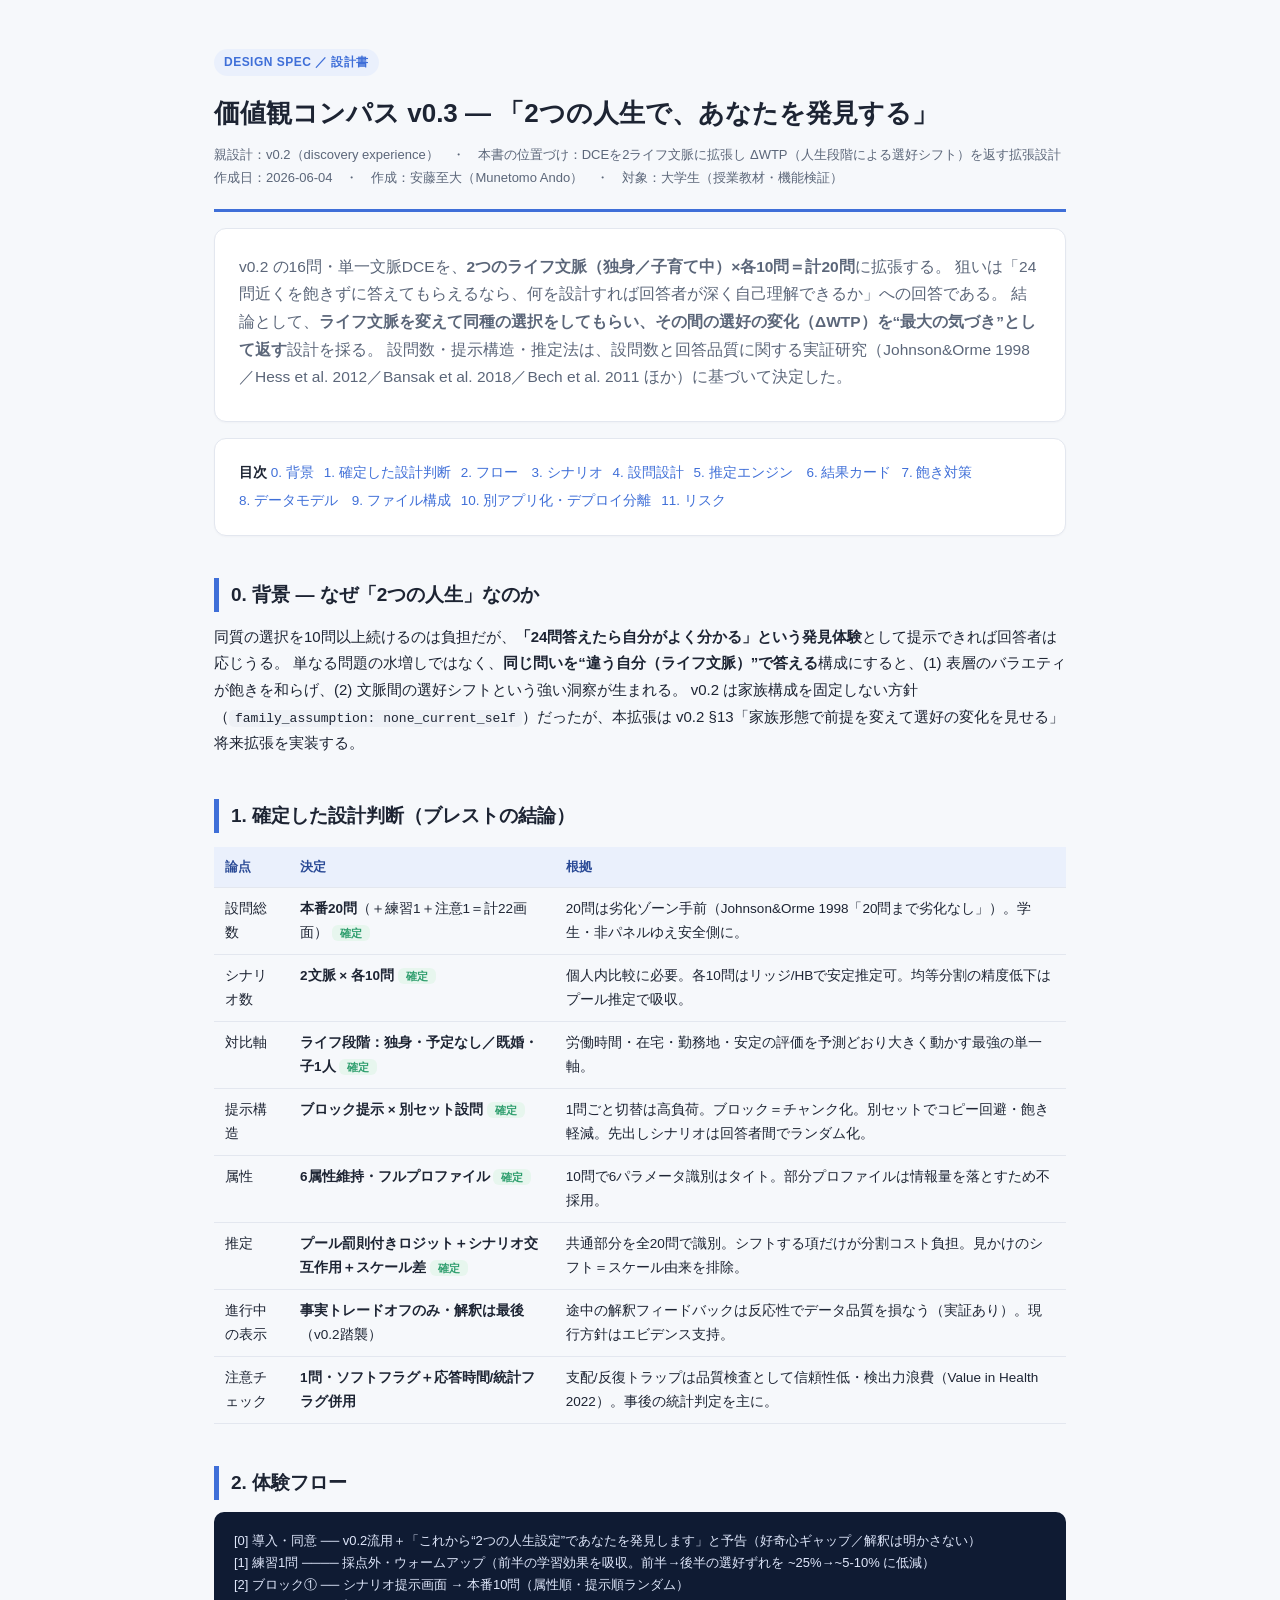
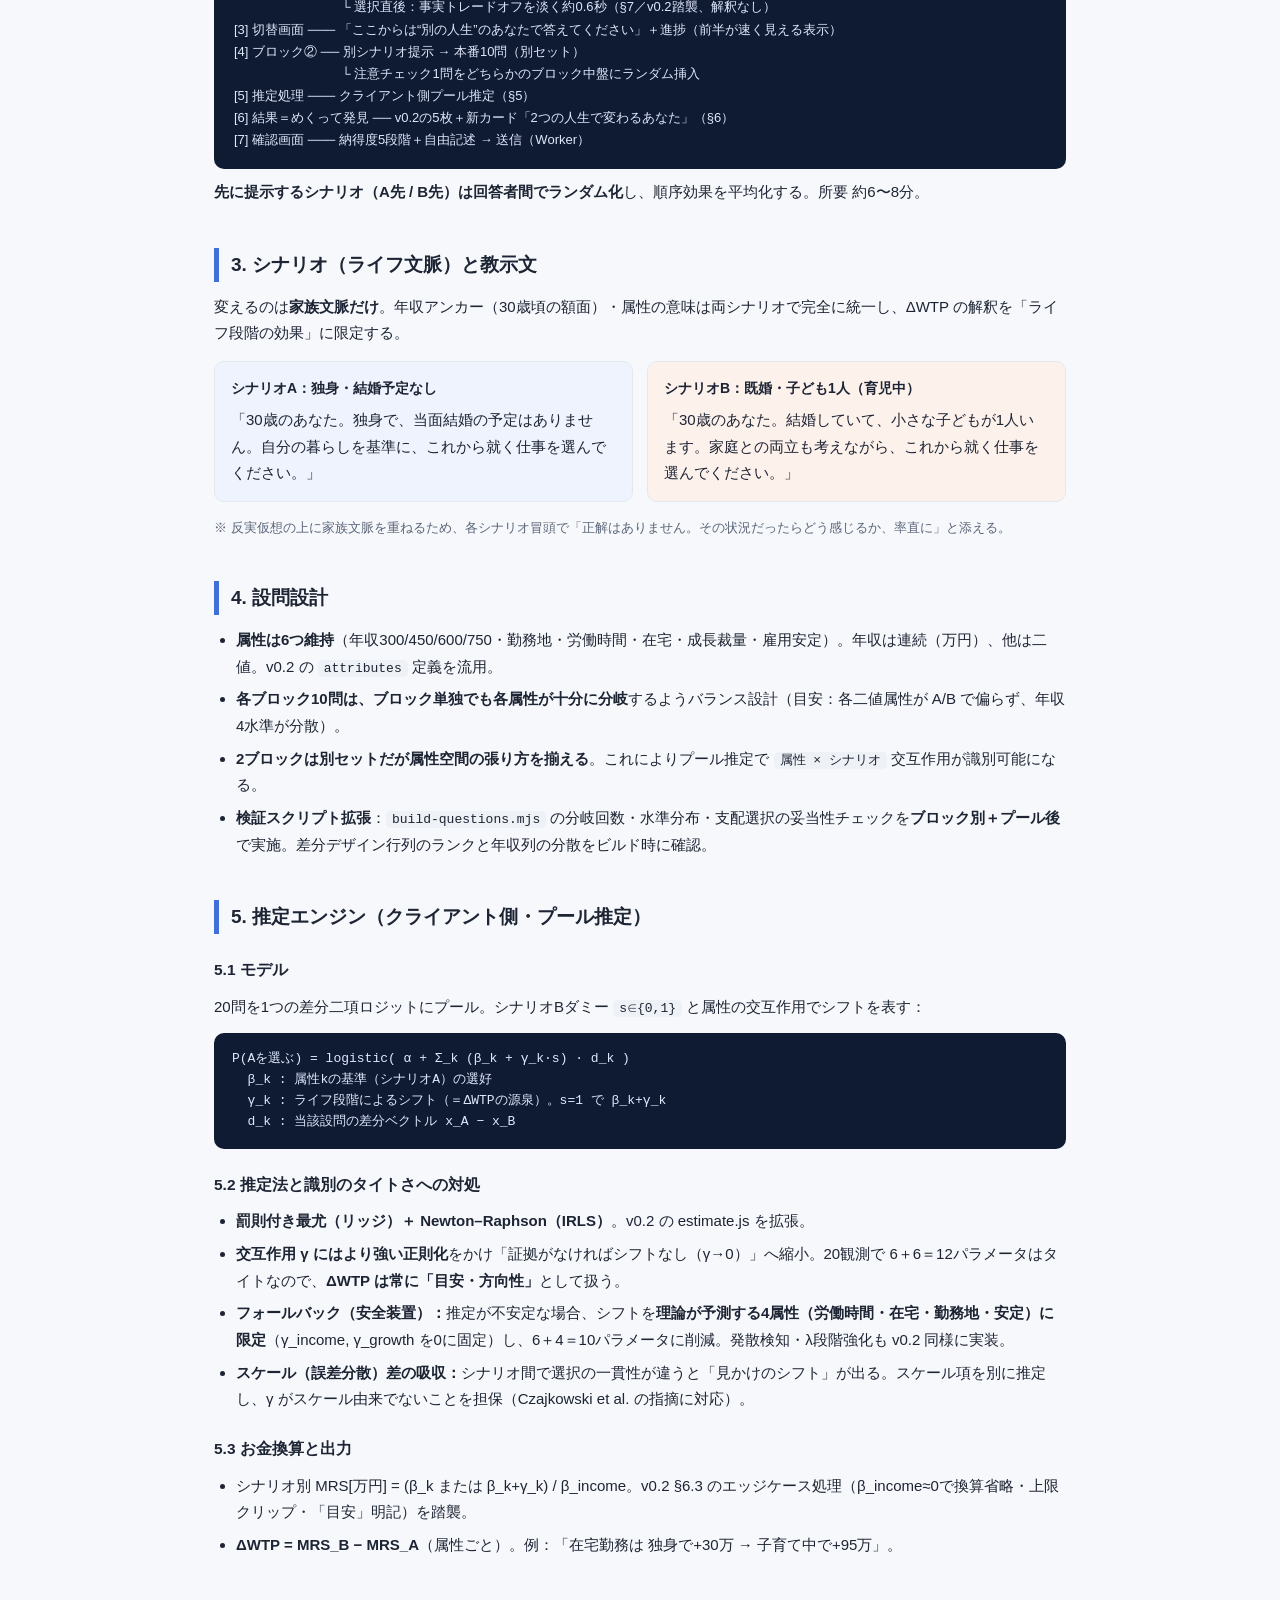
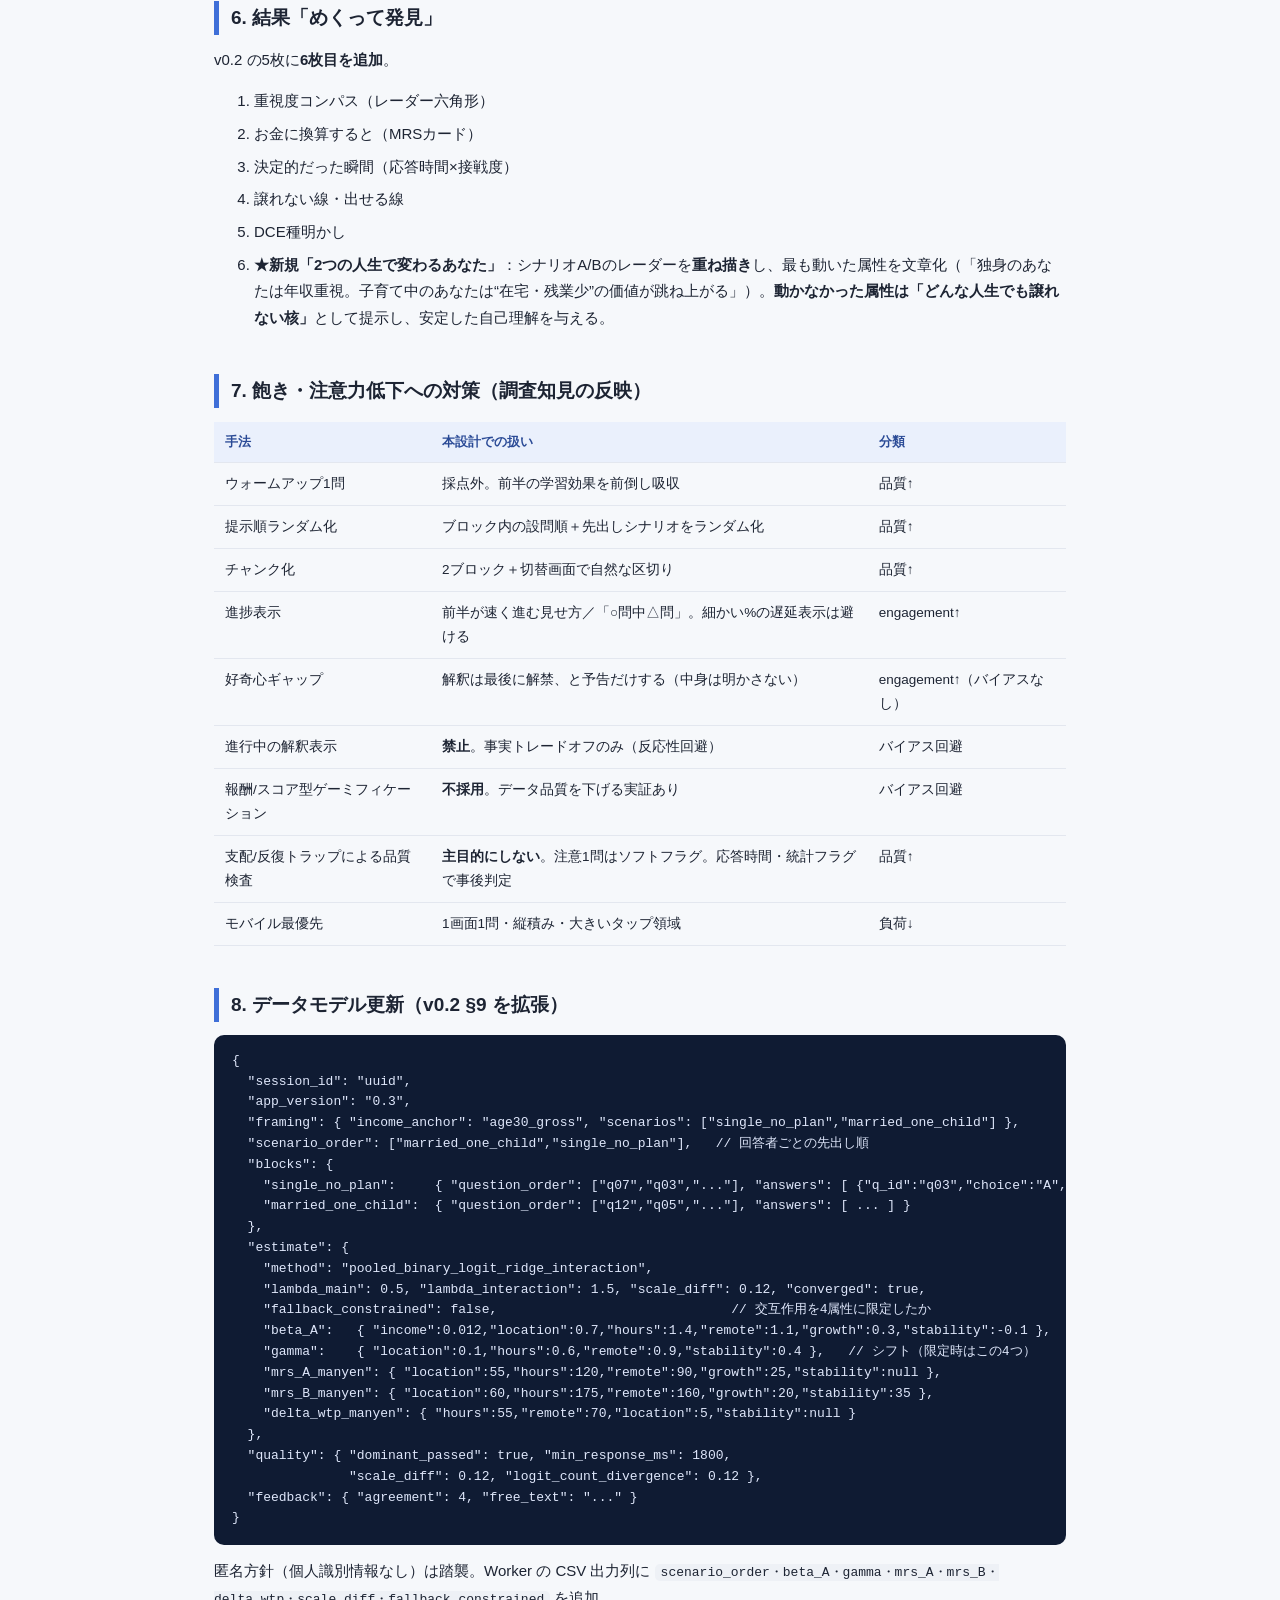
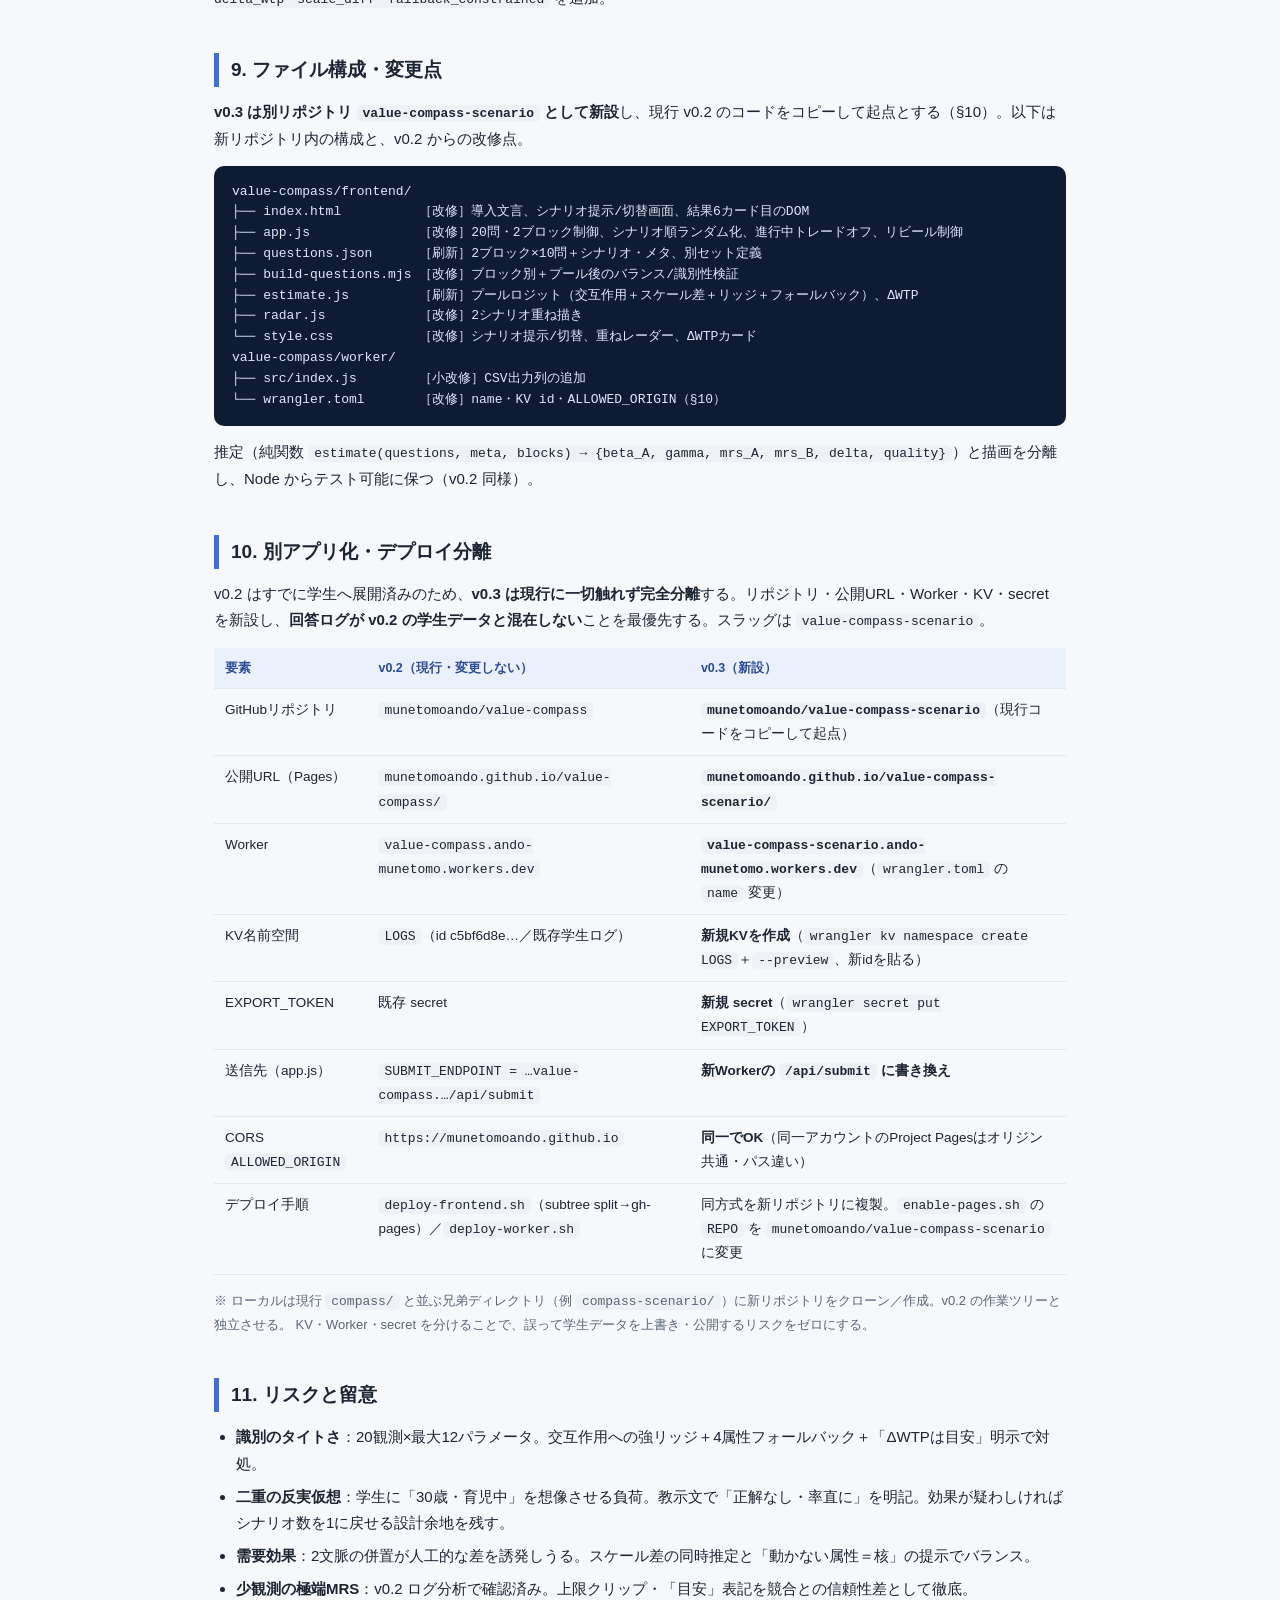
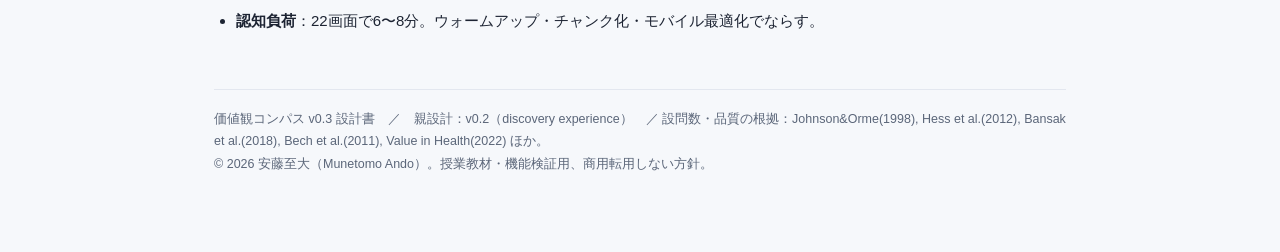
<file: 20260604価値観コンパスv03設計書.html>
<!DOCTYPE html>
<html lang="ja">
<head>
<meta charset="UTF-8">
<meta name="viewport" content="width=device-width, initial-scale=1.0">
<title>価値観コンパス v0.3 設計書 ― 2つの人生で発見する</title>
<style>
  :root{
    --ink:#1d2433; --sub:#5b6679; --line:#e3e7ef; --bg:#f6f8fb;
    --card:#ffffff; --accent:#3f6fd8; --accent-weak:#eaf0fc;
    --pos:#2f9e6e; --neg:#d2604a; --warn:#c98a16; --warn-bg:#fdf6e6;
    --aBg:#eef3fe; --bBg:#fdf1ec;
  }
  *{box-sizing:border-box}
  body{margin:0; background:var(--bg); color:var(--ink);
    font-family:-apple-system,"Hiragino Kaku Gothic ProN","Yu Gothic",Meiryo,sans-serif;
    line-height:1.78; font-size:15px;}
  .wrap{max-width:900px; margin:0 auto; padding:48px 24px 80px;}
  header.head{border-bottom:3px solid var(--accent); padding-bottom:20px;}
  .tag{display:inline-block; background:var(--accent-weak); color:var(--accent);
    font-size:12px; font-weight:700; padding:3px 10px; border-radius:20px; letter-spacing:.04em;}
  h1{font-size:26px; margin:14px 0 6px;}
  .meta{color:var(--sub); font-size:13px;}
  h2{font-size:19px; margin:42px 0 12px; padding-left:12px; border-left:5px solid var(--accent);}
  h3{font-size:15.5px; margin:22px 0 6px;}
  p{margin:10px 0;} code{background:#eef1f6; padding:1px 6px; border-radius:5px; font-size:13px;}
  pre{background:#0f1b33; color:#dfe7fb; padding:16px 18px; border-radius:10px; overflow-x:auto;
    font-size:13px; line-height:1.6;}
  a{color:var(--accent); text-decoration:none;} a:hover{text-decoration:underline;}
  .card{background:var(--card); border:1px solid var(--line); border-radius:12px; padding:20px 24px;
    margin:16px 0; box-shadow:0 1px 2px rgba(20,30,60,.03);}
  .lead{font-size:15.5px; color:var(--sub);}
  table{width:100%; border-collapse:collapse; margin:14px 0; font-size:13.5px;}
  th,td{padding:9px 11px; text-align:left; border-bottom:1px solid var(--line); vertical-align:top;}
  th{background:var(--accent-weak); color:#2a4a96; font-weight:700; font-size:12.5px;}
  tr:hover td{background:#fafbfe;}
  ul{margin:10px 0; padding-left:22px;} li{margin:6px 0;}
  .flow{background:#0f1b33; color:#dfe7fb; padding:18px 20px; border-radius:10px; font-size:13px; line-height:1.7; overflow-x:auto;}
  .two{display:grid; grid-template-columns:1fr 1fr; gap:14px; margin:14px 0;}
  .scn{border-radius:10px; padding:14px 16px; border:1px solid var(--line);}
  .scnA{background:var(--aBg);} .scnB{background:var(--bBg);}
  .scn h4{margin:0 0 6px; font-size:14px;}
  .note{background:var(--warn-bg); border:1px solid #f0dca6; border-radius:10px; padding:14px 18px; margin:16px 0;}
  .note b{color:var(--warn);}
  .decided{background:#e7f6ee; color:var(--pos); font-weight:700; font-size:11px; padding:2px 8px; border-radius:6px;}
  .pill{display:inline-block;font-size:11px;font-weight:700;padding:2px 8px;border-radius:6px;background:var(--accent-weak);color:var(--accent);}
  footer{margin-top:54px; padding-top:18px; border-top:1px solid var(--line); color:var(--sub); font-size:12.5px;}
  .toc{font-size:13.5px;} .toc a{display:inline-block;margin:2px 10px 2px 0;}
</style>
</head>
<body>
<div class="wrap">

<header class="head">
  <span class="tag">DESIGN SPEC ／ 設計書</span>
  <h1>価値観コンパス v0.3 ― 「2つの人生で、あなたを発見する」</h1>
  <div class="meta">
    親設計：v0.2（discovery experience）　・　本書の位置づけ：DCEを2ライフ文脈に拡張し ΔWTP（人生段階による選好シフト）を返す拡張設計<br>
    作成日：2026-06-04　・　作成：安藤至大（Munetomo Ando）　・　対象：大学生（授業教材・機能検証）
  </div>
</header>

<div class="card">
  <p class="lead" style="margin-top:4px;">
    v0.2 の16問・単一文脈DCEを、<strong>2つのライフ文脈（独身／子育て中）×各10問＝計20問</strong>に拡張する。
    狙いは「24問近くを飽きずに答えてもらえるなら、何を設計すれば回答者が深く自己理解できるか」への回答である。
    結論として、<strong>ライフ文脈を変えて同種の選択をしてもらい、その間の選好の変化（ΔWTP）を“最大の気づき”として返す</strong>設計を採る。
    設問数・提示構造・推定法は、設問数と回答品質に関する実証研究（Johnson&Orme 1998／Hess et al. 2012／Bansak et al. 2018／Bech et al. 2011 ほか）に基づいて決定した。
  </p>
</div>

<div class="card toc">
  <b>目次</b>
  <a href="#bg">0. 背景</a><a href="#decisions">1. 確定した設計判断</a><a href="#flow">2. フロー</a>
  <a href="#scn">3. シナリオ</a><a href="#q">4. 設問設計</a><a href="#est">5. 推定エンジン</a>
  <a href="#result">6. 結果カード</a><a href="#engage">7. 飽き対策</a><a href="#data">8. データモデル</a>
  <a href="#files">9. ファイル構成</a><a href="#deploy">10. 別アプリ化・デプロイ分離</a><a href="#risk">11. リスク</a>
</div>

<h2 id="bg">0. 背景 ― なぜ「2つの人生」なのか</h2>
<p>
  同質の選択を10問以上続けるのは負担だが、<strong>「24問答えたら自分がよく分かる」という発見体験</strong>として提示できれば回答者は応じうる。
  単なる問題の水増しではなく、<strong>同じ問いを“違う自分（ライフ文脈）”で答える</strong>構成にすると、(1) 表層のバラエティが飽きを和らげ、(2) 文脈間の選好シフトという強い洞察が生まれる。
  v0.2 は家族構成を固定しない方針（<code>family_assumption: none_current_self</code>）だったが、本拡張は v0.2 §13「家族形態で前提を変えて選好の変化を見せる」将来拡張を実装する。
</p>

<h2 id="decisions">1. 確定した設計判断（ブレストの結論）</h2>
<table>
  <thead><tr><th>論点</th><th>決定</th><th>根拠</th></tr></thead>
  <tbody>
    <tr><td>設問総数</td><td><b>本番20問</b>（＋練習1＋注意1＝計22画面） <span class="decided">確定</span></td><td>20問は劣化ゾーン手前（Johnson&Orme 1998「20問まで劣化なし」）。学生・非パネルゆえ安全側に。</td></tr>
    <tr><td>シナリオ数</td><td><b>2文脈 × 各10問</b> <span class="decided">確定</span></td><td>個人内比較に必要。各10問はリッジ/HBで安定推定可。均等分割の精度低下はプール推定で吸収。</td></tr>
    <tr><td>対比軸</td><td><b>ライフ段階：独身・予定なし／既婚・子1人</b> <span class="decided">確定</span></td><td>労働時間・在宅・勤務地・安定の評価を予測どおり大きく動かす最強の単一軸。</td></tr>
    <tr><td>提示構造</td><td><b>ブロック提示 × 別セット設問</b> <span class="decided">確定</span></td><td>1問ごと切替は高負荷。ブロック＝チャンク化。別セットでコピー回避・飽き軽減。先出しシナリオは回答者間でランダム化。</td></tr>
    <tr><td>属性</td><td><b>6属性維持・フルプロファイル</b> <span class="decided">確定</span></td><td>10問で6パラメータ識別はタイト。部分プロファイルは情報量を落とすため不採用。</td></tr>
    <tr><td>推定</td><td><b>プール罰則付きロジット＋シナリオ交互作用＋スケール差</b> <span class="decided">確定</span></td><td>共通部分を全20問で識別。シフトする項だけが分割コスト負担。見かけのシフト＝スケール由来を排除。</td></tr>
    <tr><td>進行中の表示</td><td><b>事実トレードオフのみ・解釈は最後</b>（v0.2踏襲）</td><td>途中の解釈フィードバックは反応性でデータ品質を損なう（実証あり）。現行方針はエビデンス支持。</td></tr>
    <tr><td>注意チェック</td><td><b>1問・ソフトフラグ＋応答時間/統計フラグ併用</b></td><td>支配/反復トラップは品質検査として信頼性低・検出力浪費（Value in Health 2022）。事後の統計判定を主に。</td></tr>
  </tbody>
</table>

<h2 id="flow">2. 体験フロー</h2>
<div class="flow">
[0] 導入・同意 ── v0.2流用＋「これから“2つの人生設定”であなたを発見します」と予告（好奇心ギャップ／解釈は明かさない）<br>
[1] 練習1問 ──── 採点外・ウォームアップ（前半の学習効果を吸収。前半→後半の選好ずれを ~25%→~5-10% に低減）<br>
[2] ブロック① ── シナリオ提示画面 → 本番10問（属性順・提示順ランダム）<br>
　　　　　　　　 └ 選択直後：事実トレードオフを淡く約0.6秒（§7／v0.2踏襲、解釈なし）<br>
[3] 切替画面 ─── 「ここからは“別の人生”のあなたで答えてください」＋進捗（前半が速く見える表示）<br>
[4] ブロック② ── 別シナリオ提示 → 本番10問（別セット）<br>
　　　　　　　　 └ 注意チェック1問をどちらかのブロック中盤にランダム挿入<br>
[5] 推定処理 ─── クライアント側プール推定（§5）<br>
[6] 結果＝めくって発見 ── v0.2の5枚＋新カード「2つの人生で変わるあなた」（§6）<br>
[7] 確認画面 ─── 納得度5段階＋自由記述 → 送信（Worker）
</div>
<p><b>先に提示するシナリオ（A先 / B先）は回答者間でランダム化</b>し、順序効果を平均化する。所要 約6〜8分。</p>

<h2 id="scn">3. シナリオ（ライフ文脈）と教示文</h2>
<p>変えるのは<strong>家族文脈だけ</strong>。年収アンカー（30歳頃の額面）・属性の意味は両シナリオで完全に統一し、ΔWTP の解釈を「ライフ段階の効果」に限定する。</p>
<div class="two">
  <div class="scn scnA"><h4>シナリオA：独身・結婚予定なし</h4>
    「30歳のあなた。独身で、当面結婚の予定はありません。自分の暮らしを基準に、これから就く仕事を選んでください。」</div>
  <div class="scn scnB"><h4>シナリオB：既婚・子ども1人（育児中）</h4>
    「30歳のあなた。結婚していて、小さな子どもが1人います。家庭との両立も考えながら、これから就く仕事を選んでください。」</div>
</div>
<p class="meta">※ 反実仮想の上に家族文脈を重ねるため、各シナリオ冒頭で「正解はありません。その状況だったらどう感じるか、率直に」と添える。</p>

<h2 id="q">4. 設問設計</h2>
<ul>
  <li><b>属性は6つ維持</b>（年収300/450/600/750・勤務地・労働時間・在宅・成長裁量・雇用安定）。年収は連続（万円）、他は二値。v0.2 の <code>attributes</code> 定義を流用。</li>
  <li><b>各ブロック10問は、ブロック単独でも各属性が十分に分岐</b>するようバランス設計（目安：各二値属性が A/B で偏らず、年収4水準が分散）。</li>
  <li><b>2ブロックは別セットだが属性空間の張り方を揃える</b>。これによりプール推定で <code>属性 × シナリオ</code> 交互作用が識別可能になる。</li>
  <li><b>検証スクリプト拡張</b>：<code>build-questions.mjs</code> の分岐回数・水準分布・支配選択の妥当性チェックを<strong>ブロック別＋プール後</strong>で実施。差分デザイン行列のランクと年収列の分散をビルド時に確認。</li>
</ul>

<h2 id="est">5. 推定エンジン（クライアント側・プール推定）</h2>
<h3>5.1 モデル</h3>
<p>20問を1つの差分二項ロジットにプール。シナリオBダミー <code>s∈{0,1}</code> と属性の交互作用でシフトを表す：</p>
<pre>P(Aを選ぶ) = logistic( α + Σ_k (β_k + γ_k·s) · d_k )
  β_k : 属性kの基準（シナリオA）の選好
  γ_k : ライフ段階によるシフト（＝ΔWTPの源泉）。s=1 で β_k+γ_k
  d_k : 当該設問の差分ベクトル x_A − x_B</pre>
<h3>5.2 推定法と識別のタイトさへの対処</h3>
<ul>
  <li><b>罰則付き最尤（リッジ）＋ Newton–Raphson（IRLS）</b>。v0.2 の estimate.js を拡張。</li>
  <li><b>交互作用 γ にはより強い正則化</b>をかけ「証拠がなければシフトなし（γ→0）」へ縮小。20観測で 6＋6＝12パラメータはタイトなので、<b>ΔWTP は常に「目安・方向性」</b>として扱う。</li>
  <li><b>フォールバック（安全装置）：</b>推定が不安定な場合、シフトを<strong>理論が予測する4属性（労働時間・在宅・勤務地・安定）に限定</strong>（γ_income, γ_growth を0に固定）し、6＋4＝10パラメータに削減。発散検知・λ段階強化も v0.2 同様に実装。</li>
  <li><b>スケール（誤差分散）差の吸収：</b>シナリオ間で選択の一貫性が違うと「見かけのシフト」が出る。スケール項を別に推定し、γ がスケール由来でないことを担保（Czajkowski et al. の指摘に対応）。</li>
</ul>
<h3>5.3 お金換算と出力</h3>
<ul>
  <li>シナリオ別 MRS[万円] = (β_k または β_k+γ_k) / β_income。v0.2 §6.3 のエッジケース処理（β_income≈0で換算省略・上限クリップ・「目安」明記）を踏襲。</li>
  <li><b>ΔWTP = MRS_B − MRS_A</b>（属性ごと）。例：「在宅勤務は 独身で+30万 → 子育て中で+95万」。</li>
</ul>

<h2 id="result">6. 結果「めくって発見」</h2>
<p>v0.2 の5枚に<strong>6枚目を追加</strong>。</p>
<ol>
  <li>重視度コンパス（レーダー六角形）</li>
  <li>お金に換算すると（MRSカード）</li>
  <li>決定的だった瞬間（応答時間×接戦度）</li>
  <li>譲れない線・出せる線</li>
  <li>DCE種明かし</li>
  <li><b>★新規「2つの人生で変わるあなた」</b>：シナリオA/Bのレーダーを<strong>重ね描き</strong>し、最も動いた属性を文章化（「独身のあなたは年収重視。子育て中のあなたは“在宅・残業少”の価値が跳ね上がる」）。<strong>動かなかった属性は「どんな人生でも譲れない核」</strong>として提示し、安定した自己理解を与える。</li>
</ol>

<h2 id="engage">7. 飽き・注意力低下への対策（調査知見の反映）</h2>
<table>
  <thead><tr><th>手法</th><th>本設計での扱い</th><th>分類</th></tr></thead>
  <tbody>
    <tr><td>ウォームアップ1問</td><td>採点外。前半の学習効果を前倒し吸収</td><td>品質↑</td></tr>
    <tr><td>提示順ランダム化</td><td>ブロック内の設問順＋先出しシナリオをランダム化</td><td>品質↑</td></tr>
    <tr><td>チャンク化</td><td>2ブロック＋切替画面で自然な区切り</td><td>品質↑</td></tr>
    <tr><td>進捗表示</td><td>前半が速く進む見せ方／「○問中△問」。細かい%の遅延表示は避ける</td><td>engagement↑</td></tr>
    <tr><td>好奇心ギャップ</td><td>解釈は最後に解禁、と予告だけする（中身は明かさない）</td><td>engagement↑（バイアスなし）</td></tr>
    <tr><td>進行中の解釈表示</td><td><b>禁止</b>。事実トレードオフのみ（反応性回避）</td><td>バイアス回避</td></tr>
    <tr><td>報酬/スコア型ゲーミフィケーション</td><td><b>不採用</b>。データ品質を下げる実証あり</td><td>バイアス回避</td></tr>
    <tr><td>支配/反復トラップによる品質検査</td><td><b>主目的にしない</b>。注意1問はソフトフラグ。応答時間・統計フラグで事後判定</td><td>品質↑</td></tr>
    <tr><td>モバイル最優先</td><td>1画面1問・縦積み・大きいタップ領域</td><td>負荷↓</td></tr>
  </tbody>
</table>

<h2 id="data">8. データモデル更新（v0.2 §9 を拡張）</h2>
<pre>{
  "session_id": "uuid",
  "app_version": "0.3",
  "framing": { "income_anchor": "age30_gross", "scenarios": ["single_no_plan","married_one_child"] },
  "scenario_order": ["married_one_child","single_no_plan"],   // 回答者ごとの先出し順
  "blocks": {
    "single_no_plan":     { "question_order": ["q07","q03","..."], "answers": [ {"q_id":"q03","choice":"A","response_ms":4200} ] },
    "married_one_child":  { "question_order": ["q12","q05","..."], "answers": [ ... ] }
  },
  "estimate": {
    "method": "pooled_binary_logit_ridge_interaction",
    "lambda_main": 0.5, "lambda_interaction": 1.5, "scale_diff": 0.12, "converged": true,
    "fallback_constrained": false,                              // 交互作用を4属性に限定したか
    "beta_A":   { "income":0.012,"location":0.7,"hours":1.4,"remote":1.1,"growth":0.3,"stability":-0.1 },
    "gamma":    { "location":0.1,"hours":0.6,"remote":0.9,"stability":0.4 },   // シフト（限定時はこの4つ）
    "mrs_A_manyen": { "location":55,"hours":120,"remote":90,"growth":25,"stability":null },
    "mrs_B_manyen": { "location":60,"hours":175,"remote":160,"growth":20,"stability":35 },
    "delta_wtp_manyen": { "hours":55,"remote":70,"location":5,"stability":null }
  },
  "quality": { "dominant_passed": true, "min_response_ms": 1800,
               "scale_diff": 0.12, "logit_count_divergence": 0.12 },
  "feedback": { "agreement": 4, "free_text": "..." }
}</pre>
<p>匿名方針（個人識別情報なし）は踏襲。Worker の CSV 出力列に <code>scenario_order・beta_A・gamma・mrs_A・mrs_B・delta_wtp・scale_diff・fallback_constrained</code> を追加。</p>

<h2 id="files">9. ファイル構成・変更点</h2>
<p><b>v0.3 は別リポジトリ <code>value-compass-scenario</code> として新設</b>し、現行 v0.2 のコードをコピーして起点とする（§10）。以下は新リポジトリ内の構成と、v0.2 からの改修点。</p>
<pre>value-compass/frontend/
├── index.html          ［改修］導入文言、シナリオ提示/切替画面、結果6カード目のDOM
├── app.js              ［改修］20問・2ブロック制御、シナリオ順ランダム化、進行中トレードオフ、リビール制御
├── questions.json      ［刷新］2ブロック×10問＋シナリオ・メタ、別セット定義
├── build-questions.mjs ［改修］ブロック別＋プール後のバランス/識別性検証
├── estimate.js         ［刷新］プールロジット（交互作用＋スケール差＋リッジ＋フォールバック）、ΔWTP
├── radar.js            ［改修］2シナリオ重ね描き
└── style.css           ［改修］シナリオ提示/切替、重ねレーダー、ΔWTPカード
value-compass/worker/
├── src/index.js        ［小改修］CSV出力列の追加
└── wrangler.toml       ［改修］name・KV id・ALLOWED_ORIGIN（§10）</pre>
<p>推定（純関数 <code>estimate(questions, meta, blocks) → {beta_A, gamma, mrs_A, mrs_B, delta, quality}</code>）と描画を分離し、Node からテスト可能に保つ（v0.2 同様）。</p>

<h2 id="deploy">10. 別アプリ化・デプロイ分離</h2>
<p>
  v0.2 はすでに学生へ展開済みのため、<strong>v0.3 は現行に一切触れず完全分離</strong>する。リポジトリ・公開URL・Worker・KV・secret を新設し、<strong>回答ログが v0.2 の学生データと混在しない</strong>ことを最優先する。スラッグは <code>value-compass-scenario</code>。
</p>
<table>
  <thead><tr><th>要素</th><th>v0.2（現行・変更しない）</th><th>v0.3（新設）</th></tr></thead>
  <tbody>
    <tr><td>GitHubリポジトリ</td><td><code>munetomoando/value-compass</code></td><td><b><code>munetomoando/value-compass-scenario</code></b>（現行コードをコピーして起点）</td></tr>
    <tr><td>公開URL（Pages）</td><td><code>munetomoando.github.io/value-compass/</code></td><td><b><code>munetomoando.github.io/value-compass-scenario/</code></b></td></tr>
    <tr><td>Worker</td><td><code>value-compass.ando-munetomo.workers.dev</code></td><td><b><code>value-compass-scenario.ando-munetomo.workers.dev</code></b>（<code>wrangler.toml</code> の <code>name</code> 変更）</td></tr>
    <tr><td>KV名前空間</td><td><code>LOGS</code>（id c5bf6d8e…／既存学生ログ）</td><td><b>新規KVを作成</b>（<code>wrangler kv namespace create LOGS</code>＋<code>--preview</code>、新idを貼る）</td></tr>
    <tr><td>EXPORT_TOKEN</td><td>既存 secret</td><td><b>新規 secret</b>（<code>wrangler secret put EXPORT_TOKEN</code>）</td></tr>
    <tr><td>送信先（app.js）</td><td><code>SUBMIT_ENDPOINT = …value-compass.…/api/submit</code></td><td><b>新Workerの <code>/api/submit</code> に書き換え</b></td></tr>
    <tr><td>CORS <code>ALLOWED_ORIGIN</code></td><td><code>https://munetomoando.github.io</code></td><td><b>同一でOK</b>（同一アカウントのProject Pagesはオリジン共通・パス違い）</td></tr>
    <tr><td>デプロイ手順</td><td><code>deploy-frontend.sh</code>（subtree split→gh-pages）／<code>deploy-worker.sh</code></td><td>同方式を新リポジトリに複製。<code>enable-pages.sh</code> の <code>REPO</code> を <code>munetomoando/value-compass-scenario</code> に変更</td></tr>
  </tbody>
</table>
<p class="meta">
  ※ ローカルは現行 <code>compass/</code> と並ぶ兄弟ディレクトリ（例 <code>compass-scenario/</code>）に新リポジトリをクローン／作成。v0.2 の作業ツリーと独立させる。
  KV・Worker・secret を分けることで、誤って学生データを上書き・公開するリスクをゼロにする。
</p>

<h2 id="risk">11. リスクと留意</h2>
<ul>
  <li><b>識別のタイトさ</b>：20観測×最大12パラメータ。交互作用への強リッジ＋4属性フォールバック＋「ΔWTPは目安」明示で対処。</li>
  <li><b>二重の反実仮想</b>：学生に「30歳・育児中」を想像させる負荷。教示文で「正解なし・率直に」を明記。効果が疑わしければシナリオ数を1に戻せる設計余地を残す。</li>
  <li><b>需要効果</b>：2文脈の併置が人工的な差を誘発しうる。スケール差の同時推定と「動かない属性＝核」の提示でバランス。</li>
  <li><b>少観測の極端MRS</b>：v0.2 ログ分析で確認済み。上限クリップ・「目安」表記を競合との信頼性差として徹底。</li>
  <li><b>認知負荷</b>：22画面で6〜8分。ウォームアップ・チャンク化・モバイル最適化でならす。</li>
</ul>

<footer>
  価値観コンパス v0.3 設計書　／　親設計：v0.2（discovery experience）　／
  設問数・品質の根拠：Johnson&Orme(1998), Hess et al.(2012), Bansak et al.(2018), Bech et al.(2011), Value in Health(2022) ほか。<br>
  © 2026 安藤至大（Munetomo Ando）。授業教材・機能検証用、商用転用しない方針。
</footer>

</div>
</body>
</html>
</file>
<file: style.css>
:root {
  --bg: #f5f6f8;
  --card: #ffffff;
  --ink: #1f2733;
  --muted: #6b7682;
  --line: #e1e5ea;
  --accent: #2f6df0;
  --accent-ink: #ffffff;
  --good: #2f9e6f;
  --warn: #c2410c;
  --radius: 14px;
  --shadow: 0 1px 3px rgba(20, 30, 50, 0.08), 0 6px 20px rgba(20, 30, 50, 0.06);
  --maxw: 760px;
  font-family: -apple-system, "Hiragino Sans", "Yu Gothic UI", "Noto Sans JP", system-ui, sans-serif;
}

* { box-sizing: border-box; }
body {
  margin: 0; background: var(--bg); color: var(--ink);
  line-height: 1.7; -webkit-font-smoothing: antialiased;
}
.wrap { max-width: var(--maxw); margin: 0 auto; padding: 24px 18px 64px; }

header.app-head { text-align: center; padding: 28px 0 8px; }
header.app-head .logo { font-size: 13px; letter-spacing: .18em; color: var(--accent); font-weight: 700; }
header.app-head h1 { font-size: 22px; margin: 6px 0 2px; }
header.app-head .sub { color: var(--muted); font-size: 13px; margin: 0; }

.screen { display: none; }
.screen.active { display: block; animation: fade .25s ease; }
@keyframes fade { from { opacity: 0; transform: translateY(6px);} to { opacity: 1; transform: none; } }

.card {
  background: var(--card); border: 1px solid var(--line);
  border-radius: var(--radius); box-shadow: var(--shadow);
  padding: 24px; margin: 16px 0;
}

h2 { font-size: 19px; margin: 0 0 12px; }
p { margin: 0 0 12px; }
.muted { color: var(--muted); font-size: 14px; }
.error { color: var(--warn); }
code { background: #eef1f5; padding: 1px 6px; border-radius: 6px; font-size: 13px; }

ul.consent { margin: 8px 0 18px; padding-left: 18px; color: var(--muted); font-size: 14px; }

/* ボタン */
button { font-family: inherit; cursor: pointer; }
.primary {
  background: var(--accent); color: var(--accent-ink); border: none;
  font-size: 16px; font-weight: 700; padding: 13px 22px; border-radius: 10px;
  width: 100%; transition: filter .15s;
}
.primary:hover { filter: brightness(1.05); }

/* 進捗 */
.progress { height: 6px; background: var(--line); border-radius: 4px; overflow: hidden; margin: 4px 0 18px; }
#progress-bar-fill { display: block; height: 100%; background: var(--accent); width: 0; transition: width .3s; }

/* ページめくり演出 */
#q-stage { perspective: 1600px; }
#q-content { transform-origin: left center; backface-visibility: hidden; }
@keyframes pageTurnIn {
  0%   { transform: rotateY(-78deg); opacity: 0; }
  60%  { opacity: 1; }
  100% { transform: rotateY(0deg); opacity: 1; }
}
@keyframes pageTurnOut {
  0%   { transform: rotateY(0deg); opacity: 1; }
  100% { transform: rotateY(82deg); opacity: 0; }
}
#q-content.page-turn { animation: pageTurnIn .42s cubic-bezier(.2,.7,.3,1) both;
  box-shadow: 18px 0 30px -22px rgba(20,30,50,.35); }
#q-content.page-out { animation: pageTurnOut .24s ease-in both; }

@media (prefers-reduced-motion: reduce) {
  #q-content.page-turn, #q-content.page-out { animation: none; }
}

/* 選択フィードバック */
.job-card.chosen { border-color: var(--accent); box-shadow: 0 0 0 3px rgba(47,109,240,.25); transform: translateY(-2px) scale(1.01); }
.job-card.dimmed { opacity: .45; filter: grayscale(.3); }
.job-card { transition: border-color .15s, transform .1s, opacity .2s, box-shadow .15s; }

.badge { display: inline-block; font-size: 12px; font-weight: 700; color: var(--accent);
  background: #eaf1ff; padding: 4px 10px; border-radius: 999px; }
.badge.practice { color: var(--warn); background: #fdeede; }
#q-badge { margin-bottom: 10px; }
#q-badge:empty { display: none; } /* 注意チェック時はバッジを出さず本番に紛れ込ませる */
#q-title { font-size: 18px; margin: 4px 0 18px; }

/* 求人カード */
#choices { display: grid; grid-template-columns: 1fr 1fr; gap: 14px; }
.job-card {
  text-align: left; background: var(--card); border: 2px solid var(--line);
  border-radius: var(--radius); padding: 16px 16px 18px; transition: border-color .15s, transform .1s;
  display: flex; flex-direction: column;
}
.job-card:hover { border-color: var(--accent); transform: translateY(-2px); }
.job-card h3 { margin: 0 0 10px; font-size: 16px; color: var(--accent); }
.job-card ul { list-style: none; margin: 0 0 14px; padding: 0; flex: 1; }
.job-card li { display: flex; justify-content: space-between; gap: 8px; padding: 6px 0; border-bottom: 1px dashed var(--line); font-size: 14px; }
.job-card li:last-child { border-bottom: none; }
.job-card .k { color: var(--muted); }
.job-card .v { font-weight: 600; text-align: right; }
.job-card .choose { margin-top: auto; text-align: center; background: var(--accent); color: #fff; font-weight: 700;
  padding: 9px; border-radius: 8px; font-size: 14px; }

@media (max-width: 560px) {
  #choices { grid-template-columns: 1fr; }
}

/* 練習→本番 案内画面 */
.transition-card { text-align: center; padding: 40px 28px; }
.transition-check {
  width: 64px; height: 64px; margin: 0 auto 18px; border-radius: 50%;
  background: var(--good); color: #fff; font-size: 34px; line-height: 64px; font-weight: 700;
}
.transition-card h2 { font-size: 18px; color: var(--muted); margin-bottom: 6px; }
.transition-lead { font-size: 26px; font-weight: 800; margin: 4px 0 16px; }
.transition-lead strong { color: var(--accent); }
.transition-card p { font-size: 16px; }
.transition-card .primary { max-width: 320px; margin: 22px auto 0; }

/* 確認画面 */
.likert { display: flex; justify-content: space-between; gap: 6px; margin: 12px 0 6px; }
.likert label { flex: 1; text-align: center; font-size: 12px; color: var(--muted); cursor: pointer; }
.likert input { display: block; margin: 0 auto 6px; }
.likert .ends { display: flex; justify-content: space-between; font-size: 12px; color: var(--muted); }
textarea { width: 100%; border: 1px solid var(--line); border-radius: 8px; padding: 10px; font-family: inherit; font-size: 14px; resize: vertical; }
label.field-label { display: block; font-size: 14px; font-weight: 600; margin: 16px 0 6px; }

footer.app-foot { text-align: center; color: var(--muted); font-size: 12px; margin-top: 28px; }

/* framing 注記 */
.framing{background:#eef3fb;border-radius:10px;padding:12px 14px;font-size:14px;color:#33415a;margin:0 0 14px;}

/* 進行中トレードオフ・フラッシュ */
.tradeoff-flash{min-height:20px;text-align:center;font-size:13px;color:var(--muted);margin-top:14px;opacity:0;}
.tradeoff-flash.show{animation:tfFade 1.1s ease both;}
@keyframes tfFade{0%{opacity:0;transform:translateY(4px);}25%{opacity:1;transform:none;}80%{opacity:1;}100%{opacity:0;}}

/* 結果リビール */
.result-note{text-align:center;font-size:15px;color:var(--muted);margin:6px 0 12px;}
.dots{display:flex;justify-content:center;gap:7px;margin:6px 0 14px;}
.dots .dot{width:8px;height:8px;border-radius:50%;background:var(--line);transition:.2s;}
.dots .dot.on{background:var(--accent);transform:scale(1.25);}
.reveal-stage{perspective:1600px;}
.reveal-card{background:var(--card);border:1px solid var(--line);border-radius:16px;box-shadow:var(--shadow);padding:26px 24px;transform-origin:left center;}
.reveal-card.turn{animation:flipIn .5s cubic-bezier(.2,.7,.3,1) both;}
@keyframes flipIn{0%{transform:rotateY(-80deg);opacity:0;}60%{opacity:1;}100%{transform:rotateY(0);opacity:1;}}
.reveal-card .kicker{font-size:12px;font-weight:700;color:var(--accent);letter-spacing:.08em;}
.reveal-card h2{font-size:20px;margin:6px 0 14px;}
.reveal-card .lead{font-size:16px;}
#reveal-next{max-width:340px;margin:18px auto 0;}

/* レーダー */
.radar-wrap{display:flex;justify-content:center;margin:6px 0 4px;}
.grid-line{fill:none;stroke:var(--line);stroke-width:1;}
.axis-line{stroke:#d2d8e0;stroke-width:1;}
.axis-label{font-size:12px;fill:var(--muted);}
.axis-label.top1{font-weight:700;fill:var(--ink);}
.data-poly{fill:rgba(47,109,240,.18);stroke:var(--accent);stroke-width:2.5;stroke-linejoin:round;transform-origin:160px 150px;transform:scale(0);opacity:0;transition:transform .9s cubic-bezier(.2,.8,.2,1),opacity .5s;}
.data-poly.show{transform:scale(1);opacity:1;}
.data-dot{fill:var(--accent);}

/* お金換算 */
.money{display:flex;flex-direction:column;gap:10px;margin-top:6px;}
.money-item{display:flex;align-items:center;justify-content:space-between;gap:12px;border:1px solid var(--line);border-radius:12px;padding:13px 15px;background:#fafbfd;}
.money-item .label{font-weight:600;}
.money-item .val{font-size:20px;font-weight:800;color:var(--good);white-space:nowrap;}
.money-item .val.neg{color:var(--muted);font-size:15px;}
.money-sub{font-size:12px;color:var(--muted);margin-top:8px;}

/* 決定的瞬間 */
.moment{border-left:4px solid var(--accent);background:#f3f7ff;border-radius:0 12px 12px 0;padding:12px 15px;margin:10px 0;}
.moment.fast{border-left-color:var(--good);background:#f1faf5;}
.moment .m-tag{font-size:12px;font-weight:700;color:var(--accent);}
.moment.fast .m-tag{color:var(--good);}
.moment .m-body{font-size:14px;margin-top:4px;}

/* 譲れない/出しやすい・種明かし */
.cols{display:grid;grid-template-columns:1fr 1fr;gap:12px;margin-top:6px;}
.box{border:1px solid var(--line);border-radius:12px;padding:14px;}
.box h4{margin:0 0 8px;font-size:13px;}
.box.keep h4{color:var(--good);}
.box.trade h4{color:var(--muted);}
.box ul{margin:0;padding-left:16px;font-size:14px;}
.reveal-box{background:#eaf1ff;border-radius:12px;padding:16px;font-size:14px;}
.quality-note{display:none;background:#fdeede;color:var(--warn);padding:10px 14px;border-radius:8px;font-size:13px;margin-top:12px;}
@media (max-width:560px){ .cols{grid-template-columns:1fr;} }
@media (prefers-reduced-motion: reduce){ .reveal-card.turn,.data-poly,.tradeoff-flash.show{animation:none;transition:none;} .data-poly{transform:scale(1);opacity:1;} .tradeoff-flash.show{opacity:1;} }

/* v0.3: 2シナリオ重ねレーダー */
.data-poly-a { fill: rgba(63,111,216,.22); stroke:#3f6fd8; stroke-width:2; }
.data-poly-b { fill: rgba(210,96,74,.22);  stroke:#d2604a; stroke-width:2; }
/* v0.3: シナリオ提示・切替画面 */
#scenario-intro .lead, #scenario-switch .lead { max-width:32em; }
#scn-kicker { letter-spacing:.08em; color:#5b6679; font-weight:700; font-size:13px; }

/* v0.3: 属性（任意）画面 */
.optional-tag { display:inline-block; margin-left:8px; font-size:12px; font-weight:700;
  color:#5b6679; background:#eef1f6; border-radius:20px; padding:2px 10px; vertical-align:middle; }
.demo-field { margin:16px 0; }
.demo-label { display:block; font-weight:700; margin-bottom:6px; }
.demo-options { display:flex; flex-wrap:wrap; gap:10px 16px; }
.demo-options label { display:inline-flex; align-items:center; gap:6px; font-weight:400; }
#demo-grade { width:100%; max-width:280px; padding:8px 10px; font-size:15px;
  border:1px solid #c4ccda; border-radius:8px; background:#fff; }
</file>
